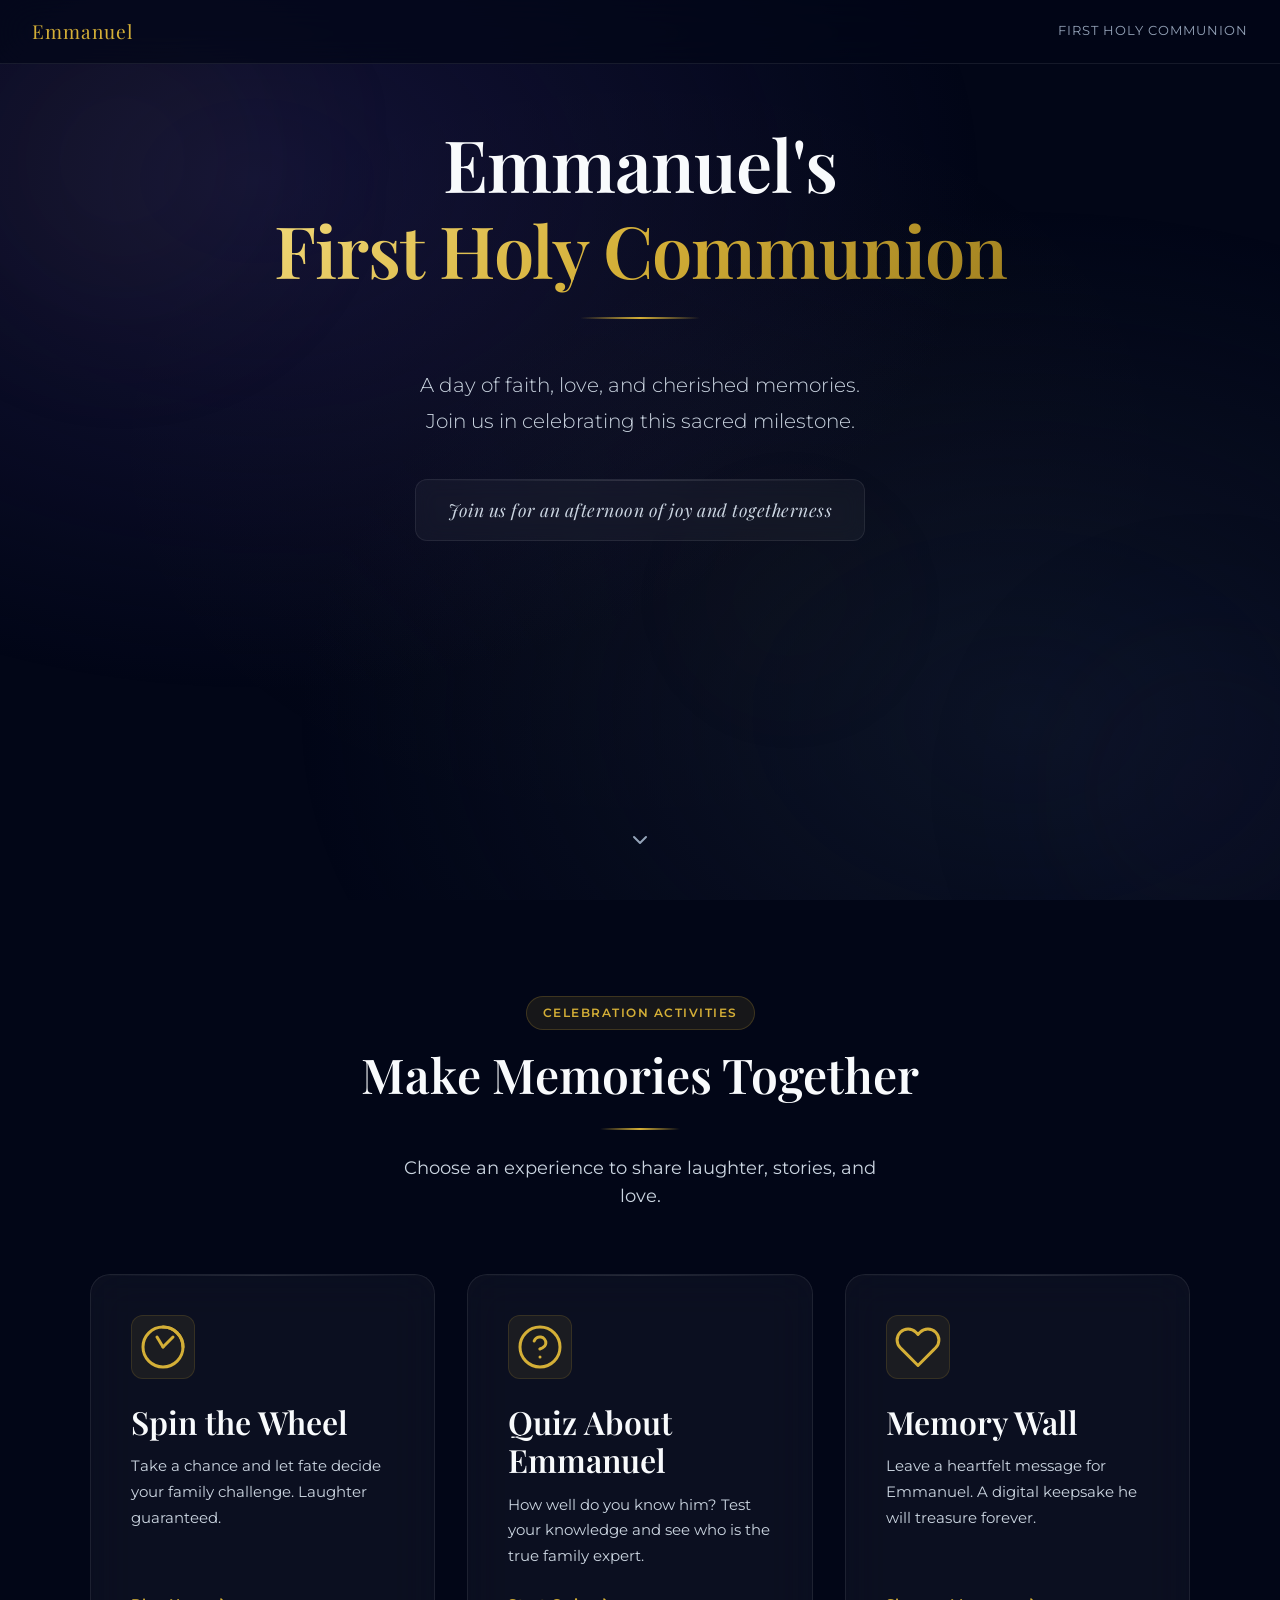
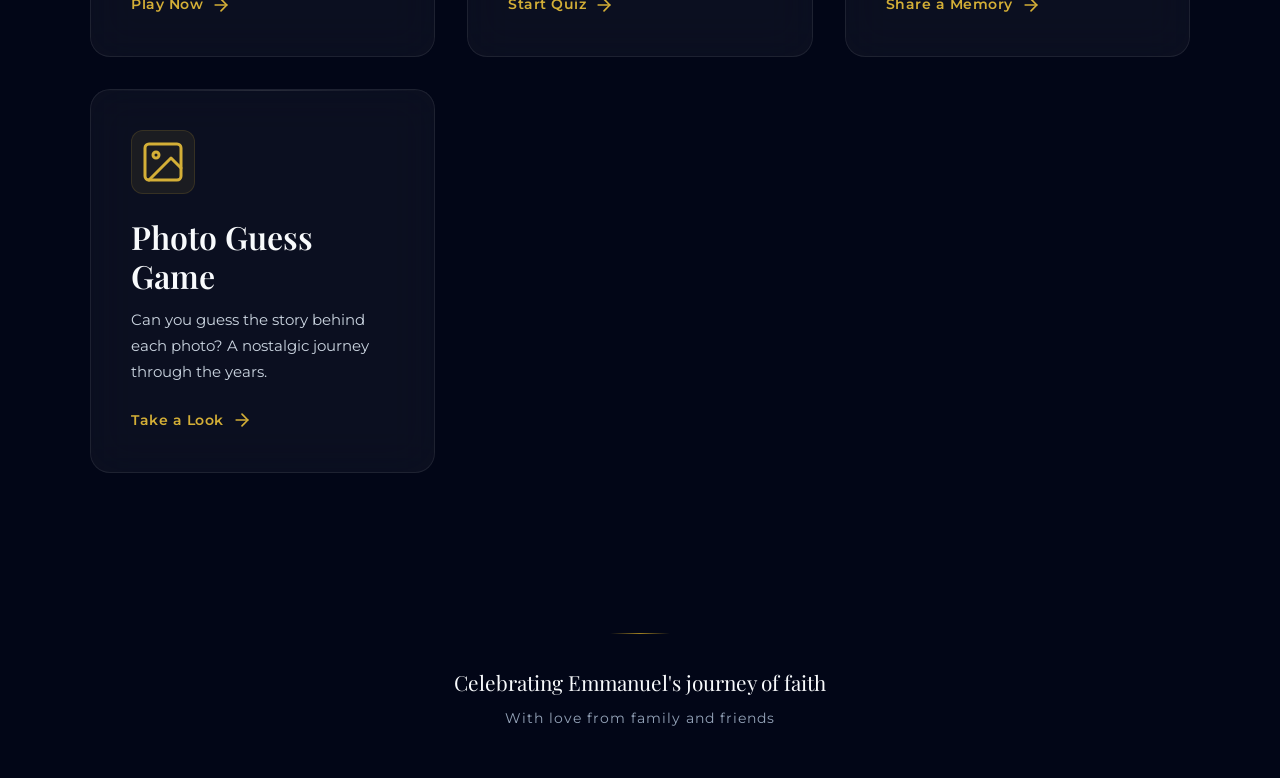
<file: index.html>
<!DOCTYPE html>
<html lang="en">
<head>
  <meta charset="UTF-8">
  <meta name="viewport" content="width=device-width, initial-scale=1.0">
  <title>Emmanuel's First Holy Communion</title>
  <link rel="preconnect" href="https://fonts.googleapis.com">
  <link rel="preconnect" href="https://fonts.gstatic.com" crossorigin>
  <link href="https://fonts.googleapis.com/css2?family=Montserrat:wght@300;400;500;600;700&family=Playfair+Display:ital,wght@0,400;0,600;0,700;1,400&display=swap" rel="stylesheet">
  <link rel="stylesheet" href="css/style.css">
  <link rel="stylesheet" href="css/animations.css">
  <link rel="stylesheet" href="css/home.css">
</head>
<body>
  <!-- Background Mesh -->
  <div class="bg-mesh">
    <div class="orb orb-1"></div>
    <div class="orb orb-2"></div>
    <div class="orb orb-3"></div>
  </div>

  <!-- Navigation -->
  <nav class="top-nav">
    <a href="index.html" class="logo">Emmanuel</a>
    <span style="color: var(--text-muted); font-size: 0.8rem; letter-spacing: 1px;">FIRST HOLY COMMUNION</span>
  </nav>

  <!-- Hero Section -->
  <section class="hero-section">
    <div class="hero-content text-center">

      <h1 class="hero-title animate-fade-in-up delay-2">
        Emmanuel's<br><span class="text-gold">First Holy Communion</span>
      </h1>
      <hr class="divider divider-wide animate-fade-in-up delay-3">
      <p class="hero-subtitle animate-fade-in-up delay-4">
        A day of faith, love, and cherished memories.<br>
        Join us in celebrating this sacred milestone.
      </p>

      <div class="hero-invite animate-fade-in-up delay-5">
        <span>Join us for an afternoon of joy and togetherness</span>
      </div>

      <div class="scroll-indicator animate-fade-in delay-6">
        <svg width="24" height="24" viewBox="0 0 24 24" fill="none" stroke="currentColor" stroke-width="2" stroke-linecap="round" stroke-linejoin="round"><polyline points="6 9 12 15 18 9"></polyline></svg>
      </div>

    </div>
  </section>

  <!-- Games Section -->
  <section class="games-section">
    <div class="container">
      <div class="section-header text-center reveal">
        <div class="label">Celebration Activities</div>
        <h2>Make Memories Together</h2>
        <hr class="divider">
        <p>Choose an experience to share laughter, stories, and love.</p>
      </div>

      <div class="games-grid">
        <!-- Card 1: Spin the Wheel -->
        <a href="pages/spin-wheel.html" class="game-card reveal" data-navigate>
          <div class="card-glow"></div>
          <div class="card-icon">
            <svg width="48" height="48" viewBox="0 0 24 24" fill="none" stroke="currentColor" stroke-width="1.5" stroke-linecap="round" stroke-linejoin="round"><circle cx="12" cy="12" r="10"></circle><path d="M12 2a10 10 0 0 1 10 10"></path><path d="M12 12l5-5"></path><path d="M12 12l-3-5"></path></svg>
          </div>
          <h3>Spin the Wheel</h3>
          <p>Take a chance and let fate decide your family challenge. Laughter guaranteed.</p>
          <div class="card-arrow">
            <span>Play Now</span>
            <svg width="20" height="20" viewBox="0 0 24 24" fill="none" stroke="currentColor" stroke-width="2" stroke-linecap="round" stroke-linejoin="round"><line x1="5" y1="12" x2="19" y2="12"></line><polyline points="12 5 19 12 12 19"></polyline></svg>
          </div>
        </a>

        <!-- Card 2: Quiz -->
        <a href="pages/quiz.html" class="game-card reveal" data-navigate>
          <div class="card-glow"></div>
          <div class="card-icon">
            <svg width="48" height="48" viewBox="0 0 24 24" fill="none" stroke="currentColor" stroke-width="1.5" stroke-linecap="round" stroke-linejoin="round"><circle cx="12" cy="12" r="10"></circle><path d="M9.09 9a3 3 0 0 1 5.83 1c0 2-3 3-3 3"></path><line x1="12" y1="17" x2="12.01" y2="17"></line></svg>
          </div>
          <h3>Quiz About Emmanuel</h3>
          <p>How well do you know him? Test your knowledge and see who is the true family expert.</p>
          <div class="card-arrow">
            <span>Start Quiz</span>
            <svg width="20" height="20" viewBox="0 0 24 24" fill="none" stroke="currentColor" stroke-width="2" stroke-linecap="round" stroke-linejoin="round"><line x1="5" y1="12" x2="19" y2="12"></line><polyline points="12 5 19 12 12 19"></polyline></svg>
          </div>
        </a>

        <!-- Card 3: Memory Wall -->
        <a href="pages/memory-wall.html" class="game-card reveal" data-navigate>
          <div class="card-glow"></div>
          <div class="card-icon">
            <svg width="48" height="48" viewBox="0 0 24 24" fill="none" stroke="currentColor" stroke-width="1.5" stroke-linecap="round" stroke-linejoin="round"><path d="M20.84 4.61a5.5 5.5 0 0 0-7.78 0L12 5.67l-1.06-1.06a5.5 5.5 0 0 0-7.78 7.78l1.06 1.06L12 21.23l7.78-7.78 1.06-1.06a5.5 5.5 0 0 0 0-7.78z"></path></svg>
          </div>
          <h3>Memory Wall</h3>
          <p>Leave a heartfelt message for Emmanuel. A digital keepsake he will treasure forever.</p>
          <div class="card-arrow">
            <span>Share a Memory</span>
            <svg width="20" height="20" viewBox="0 0 24 24" fill="none" stroke="currentColor" stroke-width="2" stroke-linecap="round" stroke-linejoin="round"><line x1="5" y1="12" x2="19" y2="12"></line><polyline points="12 5 19 12 12 19"></polyline></svg>
          </div>
        </a>

        <!-- Card 4: Photo Guess -->
        <a href="pages/photo-guess.html" class="game-card reveal" data-navigate>
          <div class="card-glow"></div>
          <div class="card-icon">
            <svg width="48" height="48" viewBox="0 0 24 24" fill="none" stroke="currentColor" stroke-width="1.5" stroke-linecap="round" stroke-linejoin="round"><rect x="3" y="3" width="18" height="18" rx="2" ry="2"></rect><circle cx="8.5" cy="8.5" r="1.5"></circle><polyline points="21 15 16 10 5 21"></polyline></svg>
          </div>
          <h3>Photo Guess Game</h3>
          <p>Can you guess the story behind each photo? A nostalgic journey through the years.</p>
          <div class="card-arrow">
            <span>Take a Look</span>
            <svg width="20" height="20" viewBox="0 0 24 24" fill="none" stroke="currentColor" stroke-width="2" stroke-linecap="round" stroke-linejoin="round"><line x1="5" y1="12" x2="19" y2="12"></line><polyline points="12 5 19 12 12 19"></polyline></svg>
          </div>
        </a>
      </div>

    </div>
  </section>

  <!-- Footer -->
  <footer class="site-footer">
    <div class="container text-center">
      <div class="footer-divider"></div>
      <p class="footer-text">Celebrating Emmanuel's journey of faith</p>
      <p class="footer-sub">With love from family and friends</p>
    </div>
  </footer>

  <!-- Page Transition -->
  <div class="page-transition" id="pageTransition"></div>

  <script src="js/main.js"></script>
</body>
</html>
</file>
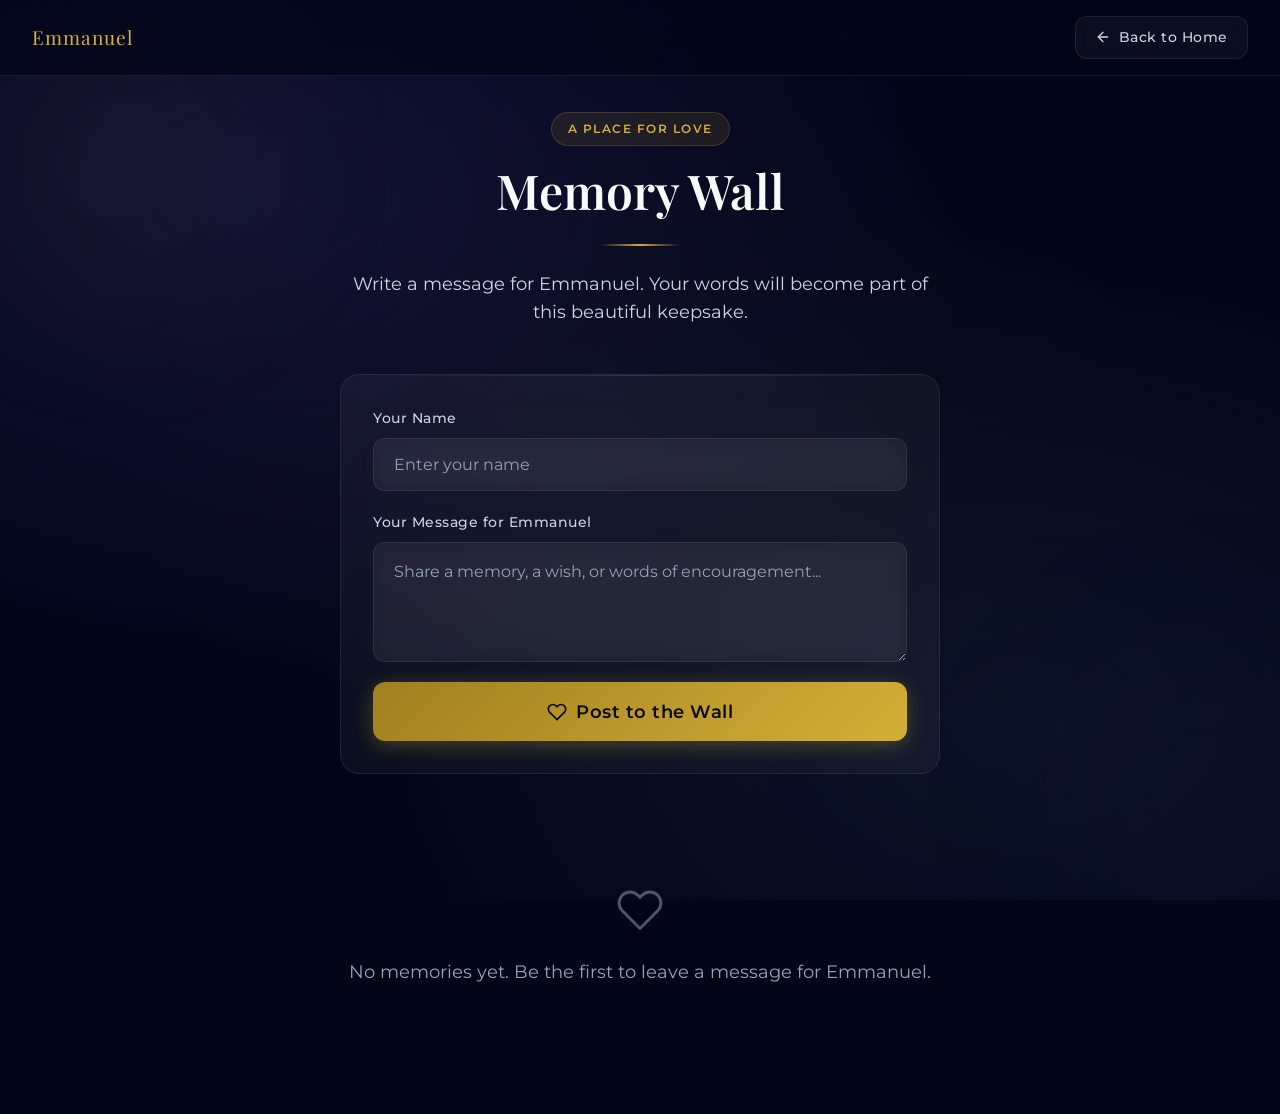
<file: memory-wall.html>
<!DOCTYPE html>
<html lang="en">
<head>
  <meta charset="UTF-8">
  <meta name="viewport" content="width=device-width, initial-scale=1.0">
  <title>Memory Wall | Emmanuel's Celebration</title>
  <link rel="preconnect" href="https://fonts.googleapis.com">
  <link rel="preconnect" href="https://fonts.gstatic.com" crossorigin>
  <link href="https://fonts.googleapis.com/css2?family=Montserrat:wght@300;400;500;600;700&family=Playfair+Display:ital,wght@0,400;0,600;0,700;1,400&display=swap" rel="stylesheet">
  <link rel="stylesheet" href="../css/style.css">
  <link rel="stylesheet" href="../css/animations.css">
  <link rel="stylesheet" href="../css/games.css">
</head>
<body>
  <div class="bg-mesh">
    <div class="orb orb-1"></div>
    <div class="orb orb-2"></div>
    <div class="orb orb-3"></div>
  </div>

  <nav class="top-nav">
    <a href="../index.html" class="logo">Emmanuel</a>
    <a href="../index.html" class="back-btn" data-navigate>
      <svg viewBox="0 0 24 24" fill="none" stroke="currentColor" stroke-width="2" stroke-linecap="round" stroke-linejoin="round"><line x1="19" y1="12" x2="5" y2="12"></line><polyline points="12 19 5 12 12 5"></polyline></svg>
      Back to Home
    </a>
  </nav>

  <section class="game-section">
    <div class="container">
      <div class="game-header text-center animate-fade-in-up">
        <div class="label">A Place for Love</div>
        <h2>Memory Wall</h2>
        <hr class="divider">
        <p>Write a message for Emmanuel. Your words will become part of this beautiful keepsake.</p>
      </div>

      <div class="memory-wall-container">
        <!-- Form -->
        <div class="memory-form-wrapper glass-card animate-fade-in-up delay-2">
          <form class="memory-form" id="memoryForm">
            <div class="form-group">
              <label for="memoryName">Your Name</label>
              <input type="text" id="memoryName" class="form-input" placeholder="Enter your name" required maxlength="50">
            </div>
            <div class="form-group">
              <label for="memoryMessage">Your Message for Emmanuel</label>
              <textarea id="memoryMessage" class="form-input" placeholder="Share a memory, a wish, or words of encouragement..." required maxlength="500"></textarea>
            </div>
            <button type="submit" class="btn btn-primary btn-lg">
              <svg width="20" height="20" viewBox="0 0 24 24" fill="none" stroke="currentColor" stroke-width="2" stroke-linecap="round" stroke-linejoin="round"><path d="M20.84 4.61a5.5 5.5 0 0 0-7.78 0L12 5.67l-1.06-1.06a5.5 5.5 0 0 0-7.78 7.78l1.06 1.06L12 21.23l7.78-7.78 1.06-1.06a5.5 5.5 0 0 0 0-7.78z"></path></svg>
              Post to the Wall
            </button>
          </form>
        </div>

        <!-- Wall -->
        <div class="memory-wall-grid" id="memoryWall">
          <div class="memory-empty" id="memoryEmpty">
            <svg width="48" height="48" viewBox="0 0 24 24" fill="none" stroke="currentColor" stroke-width="1.5" stroke-linecap="round" stroke-linejoin="round"><path d="M20.84 4.61a5.5 5.5 0 0 0-7.78 0L12 5.67l-1.06-1.06a5.5 5.5 0 0 0-7.78 7.78l1.06 1.06L12 21.23l7.78-7.78 1.06-1.06a5.5 5.5 0 0 0 0-7.78z"></path></svg>
            <p>No memories yet. Be the first to leave a message for Emmanuel.</p>
          </div>
        </div>
      </div>
    </div>
  </section>

  <div class="page-transition" id="pageTransition"></div>

  <script src="../js/main.js"></script>
  <script src="../js/memory-wall.js"></script>
</body>
</html>
</file>
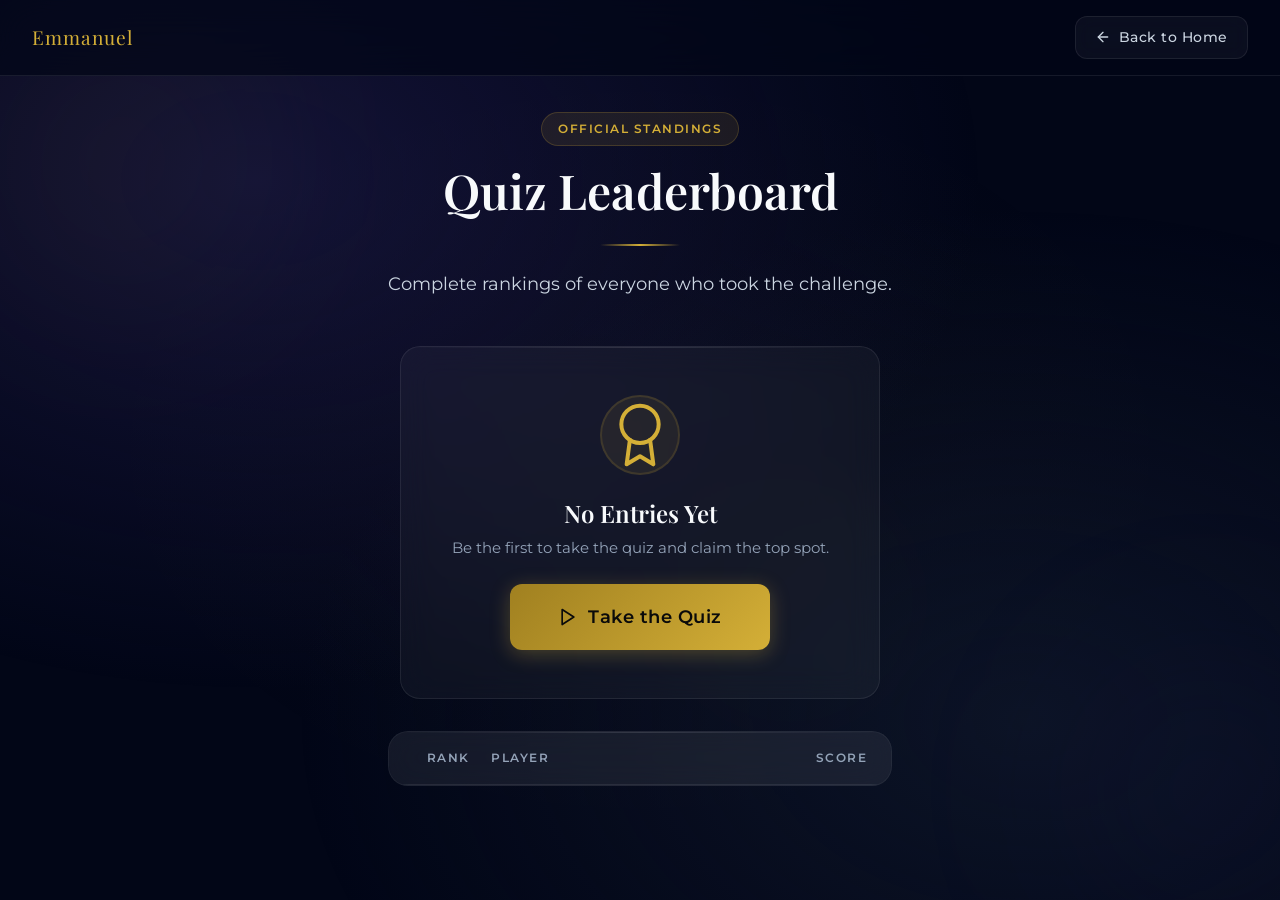
<file: pages/leaderboard.html>
<!DOCTYPE html>
<html lang="en">
<head>
  <meta charset="UTF-8">
  <meta name="viewport" content="width=device-width, initial-scale=1.0">
  <title>Quiz Leaderboard | Emmanuel's Celebration</title>
  <link rel="preconnect" href="https://fonts.googleapis.com">
  <link rel="preconnect" href="https://fonts.gstatic.com" crossorigin>
  <link href="https://fonts.googleapis.com/css2?family=Montserrat:wght@300;400;500;600;700&family=Playfair+Display:ital,wght@0,400;0,600;0,700;1,400&display=swap" rel="stylesheet">
  <link rel="stylesheet" href="../css/style.css">
  <link rel="stylesheet" href="../css/animations.css">
  <link rel="stylesheet" href="../css/games.css">
</head>
<body>
  <div class="bg-mesh">
    <div class="orb orb-1"></div>
    <div class="orb orb-2"></div>
    <div class="orb orb-3"></div>
  </div>

  <nav class="top-nav">
    <a href="../index.html" class="logo">Emmanuel</a>
    <a href="../index.html" class="back-btn" data-navigate>
      <svg viewBox="0 0 24 24" fill="none" stroke="currentColor" stroke-width="2" stroke-linecap="round" stroke-linejoin="round"><line x1="19" y1="12" x2="5" y2="12"></line><polyline points="12 19 5 12 12 5"></polyline></svg>
      Back to Home
    </a>
  </nav>

  <section class="game-section">
    <div class="container">
      <div class="game-header text-center animate-fade-in-up">
        <div class="label">Official Standings</div>
        <h2>Quiz Leaderboard</h2>
        <hr class="divider">
        <p>Complete rankings of everyone who took the challenge.</p>
      </div>

      <!-- Leaderboard Stats -->
      <div class="leaderboard-stats glass-card animate-fade-in-up delay-2" id="leaderboardStats">
        <div class="stat-item">
          <span class="stat-value" id="entryCount">0</span>
          <span class="stat-label">Players</span>
        </div>
        <div class="stat-divider"></div>
        <div class="stat-item">
          <span class="stat-value" id="topScore">0 / 10</span>
          <span class="stat-label">Top Score</span>
        </div>
      </div>

      <!-- Empty State -->
      <div class="leaderboard-empty-state glass-card animate-scale-in" id="leaderboardEmpty" style="display:none;">
        <div class="empty-icon">
          <svg width="64" height="64" viewBox="0 0 24 24" fill="none" stroke="currentColor" stroke-width="1.5" stroke-linecap="round" stroke-linejoin="round"><circle cx="12" cy="8" r="7"></circle><polyline points="8.21 13.89 7 23 12 20 17 23 15.79 13.88"></polyline></svg>
        </div>
        <h3 class="empty-title">No Entries Yet</h3>
        <p class="empty-message">Be the first to take the quiz and claim the top spot.</p>
        <a href="quiz.html" class="btn btn-primary btn-lg" data-navigate>
          <svg width="20" height="20" viewBox="0 0 24 24" fill="none" stroke="currentColor" stroke-width="2" stroke-linecap="round" stroke-linejoin="round"><polygon points="5 3 19 12 5 21 5 3"></polygon></svg>
          Take the Quiz
        </a>
      </div>

      <!-- Full Leaderboard List -->
      <div class="full-leaderboard-container glass-card animate-fade-in-up delay-2" id="fullLeaderboard">
        <div class="full-leaderboard-header">
          <span class="lb-header-rank">Rank</span>
          <span class="lb-header-name">Player</span>
          <span class="lb-header-score">Score</span>
        </div>
        <div class="full-leaderboard-list" id="fullLeaderboardList"></div>
      </div>

    </div>
  </section>

  <div class="page-transition" id="pageTransition"></div>

  <script src="../js/main.js"></script>
  <script src="../js/leaderboard.js"></script>
</body>
</html>
</file>
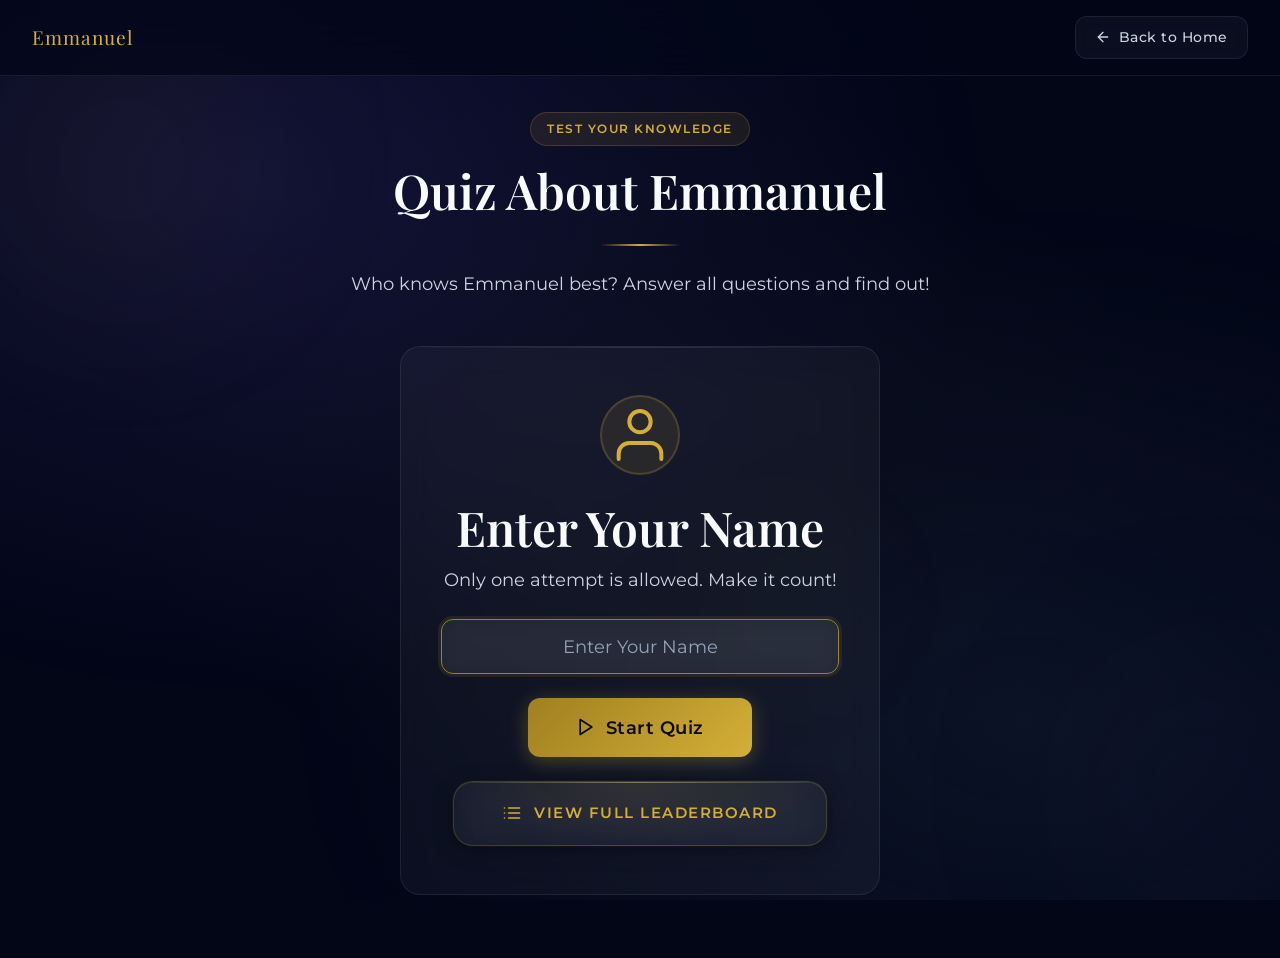
<file: pages/quiz.html>
<!DOCTYPE html>
<html lang="en">
<head>
  <meta charset="UTF-8">
  <meta name="viewport" content="width=device-width, initial-scale=1.0">
  <title>Quiz About Emmanuel | Celebration</title>
  <link rel="preconnect" href="https://fonts.googleapis.com">
  <link rel="preconnect" href="https://fonts.gstatic.com" crossorigin>
  <link href="https://fonts.googleapis.com/css2?family=Montserrat:wght@300;400;500;600;700&family=Playfair+Display:ital,wght@0,400;0,600;0,700;1,400&display=swap" rel="stylesheet">
  <link rel="stylesheet" href="../css/style.css">
  <link rel="stylesheet" href="../css/animations.css">
  <link rel="stylesheet" href="../css/games.css">
</head>
<body>
  <div class="bg-mesh">
    <div class="orb orb-1"></div>
    <div class="orb orb-2"></div>
    <div class="orb orb-3"></div>
  </div>

  <nav class="top-nav">
    <a href="../index.html" class="logo">Emmanuel</a>
    <a href="../index.html" class="back-btn" data-navigate>
      <svg viewBox="0 0 24 24" fill="none" stroke="currentColor" stroke-width="2" stroke-linecap="round" stroke-linejoin="round"><line x1="19" y1="12" x2="5" y2="12"></line><polyline points="12 19 5 12 12 5"></polyline></svg>
      Back to Home
    </a>
  </nav>

  <section class="game-section">
    <div class="container">
      <div class="game-header text-center animate-fade-in-up">
        <div class="label">Test Your Knowledge</div>
        <h2>Quiz About Emmanuel</h2>
        <hr class="divider">
        <p>Who knows Emmanuel best? Answer all questions and find out!</p>
      </div>

      <!-- Name Entry Screen -->
      <div class="name-entry-screen" id="nameEntryScreen">
        <div class="name-entry-card glass-card animate-scale-in">
          <div class="result-icon">
            <svg width="64" height="64" viewBox="0 0 24 24" fill="none" stroke="currentColor" stroke-width="1.5" stroke-linecap="round" stroke-linejoin="round"><path d="M20 21v-2a4 4 0 0 0-4-4H8a4 4 0 0 0-4 4v2"></path><circle cx="12" cy="7" r="4"></circle></svg>
          </div>
          <h2 class="result-title">Enter Your Name</h2>
          <p class="result-message">Only one attempt is allowed. Make it count!</p>
          <div class="form-group name-input-group">
            <input type="text" class="form-input" id="playerNameInput" placeholder="Enter Your Name" maxlength="30" autocomplete="off">
            <p class="input-error" id="nameError">Please enter a valid name (2-30 characters).</p>
          </div>
          <button class="btn btn-primary btn-lg" id="startQuizBtn">
            <svg width="20" height="20" viewBox="0 0 24 24" fill="none" stroke="currentColor" stroke-width="2" stroke-linecap="round" stroke-linejoin="round"><polygon points="5 3 19 12 5 21 5 3"></polygon></svg>
            Start Quiz
          </button>
          <a href="leaderboard.html" class="view-leaderboard-link" data-navigate>
            <svg width="16" height="16" viewBox="0 0 24 24" fill="none" stroke="currentColor" stroke-width="2" stroke-linecap="round" stroke-linejoin="round"><line x1="8" y1="6" x2="21" y2="6"></line><line x1="8" y1="12" x2="21" y2="12"></line><line x1="8" y1="18" x2="21" y2="18"></line><line x1="3" y1="6" x2="3.01" y2="6"></line><line x1="3" y1="12" x2="3.01" y2="12"></line><line x1="3" y1="18" x2="3.01" y2="18"></line></svg>
            View Full Leaderboard
          </a>
        </div>
      </div>

      <!-- Already Played Screen -->
      <div class="already-played-screen" id="alreadyPlayedScreen" style="display:none;">
        <div class="result-card glass-card animate-scale-in">
          <div class="result-icon">
            <svg width="64" height="64" viewBox="0 0 24 24" fill="none" stroke="currentColor" stroke-width="1.5" stroke-linecap="round" stroke-linejoin="round"><circle cx="12" cy="8" r="7"></circle><polyline points="8.21 13.89 7 23 12 20 17 23 15.79 13.88"></polyline></svg>
          </div>
          <h2 class="result-title">Quiz Completed</h2>
          <div class="result-score" id="playedScore">0 / 10</div>
          <p class="result-message" id="playedMessage">You have already taken the quiz.</p>
          <div class="result-rank" id="playedRankBadge">Rank</div>
          <div class="personal-rank-display" id="playedPersonalRank">Your Rank: #1</div>
          <a href="leaderboard.html" class="view-leaderboard-link" data-navigate>
            <svg width="16" height="16" viewBox="0 0 24 24" fill="none" stroke="currentColor" stroke-width="2" stroke-linecap="round" stroke-linejoin="round"><line x1="8" y1="6" x2="21" y2="6"></line><line x1="8" y1="12" x2="21" y2="12"></line><line x1="8" y1="18" x2="21" y2="18"></line><line x1="3" y1="6" x2="3.01" y2="6"></line><line x1="3" y1="12" x2="3.01" y2="12"></line><line x1="3" y1="18" x2="3.01" y2="18"></line></svg>
            View Full Leaderboard
          </a>
        </div>

        <!-- Leaderboard for Already Played -->
        <div class="leaderboard-section glass-card animate-fade-in-up delay-2" id="playedLeaderboard">
          <h3 class="leaderboard-title">Top 10 Leaderboard</h3>
          <div class="leaderboard-list" id="playedLeaderboardList"></div>
          <div class="personal-rank-outside" id="playedPersonalRankOutside"></div>
        </div>

        <!-- Answer Review for Already Played -->
        <div class="quiz-review glass-card animate-fade-in-up delay-3" id="playedReview">
          <h3 class="review-title">Your Answers</h3>
          <div class="review-list" id="playedReviewList"></div>
        </div>
      </div>

      <!-- Quiz Container -->
      <div class="quiz-container" id="quizContainer" style="display:none;">
        <!-- Progress Bar -->
        <div class="quiz-progress">
          <div class="progress-bar">
            <div class="progress-fill" id="progressFill"></div>
          </div>
          <span class="progress-text" id="progressText">Question 1 of 10</span>
        </div>

        <!-- Question Card -->
        <div class="question-card glass-card" id="questionCard">
          <h3 class="question-text" id="questionText">Loading question...</h3>
          <div class="answers-grid" id="answersGrid"></div>
        </div>
      </div>

      <!-- Result Screen -->
      <div class="result-screen" id="resultScreen" style="display:none;">
        <div class="result-card glass-card animate-scale-in">
          <div class="result-icon">
            <svg width="64" height="64" viewBox="0 0 24 24" fill="none" stroke="currentColor" stroke-width="1.5" stroke-linecap="round" stroke-linejoin="round"><circle cx="12" cy="8" r="7"></circle><polyline points="8.21 13.89 7 23 12 20 17 23 15.79 13.88"></polyline></svg>
          </div>
          <h2 class="result-title">Quiz Complete!</h2>
          <div class="result-score" id="resultScore">0 / 10</div>
          <p class="result-message" id="resultMessage">Message here</p>
          <div class="result-rank" id="resultRank">Rank</div>
          <div class="personal-rank-display" id="personalRankDisplay">Your Rank: #1</div>
          <a href="leaderboard.html" class="view-leaderboard-link" data-navigate>
            <svg width="16" height="16" viewBox="0 0 24 24" fill="none" stroke="currentColor" stroke-width="2" stroke-linecap="round" stroke-linejoin="round"><line x1="8" y1="6" x2="21" y2="6"></line><line x1="8" y1="12" x2="21" y2="12"></line><line x1="8" y1="18" x2="21" y2="18"></line><line x1="3" y1="6" x2="3.01" y2="6"></line><line x1="3" y1="12" x2="3.01" y2="12"></line><line x1="3" y1="18" x2="3.01" y2="18"></line></svg>
            View Full Leaderboard
          </a>
        </div>

        <!-- Answer Review -->
        <div class="quiz-review glass-card animate-fade-in-up delay-2" id="quizReview">
          <h3 class="review-title">Correct Answers Review</h3>
          <div class="review-list" id="reviewList"></div>
        </div>

        <!-- Leaderboard -->
        <div class="leaderboard-section glass-card animate-fade-in-up delay-3" id="leaderboardSection">
          <h3 class="leaderboard-title">Top 10 Leaderboard</h3>
          <div class="leaderboard-list" id="leaderboardList"></div>
          <div class="personal-rank-outside" id="personalRankOutside"></div>
        </div>
      </div>
    </div>
  </section>

  <div class="page-transition" id="pageTransition"></div>

  <script src="../js/main.js"></script>
  <script src="../js/quiz.js"></script>
</body>
</html>
</file>
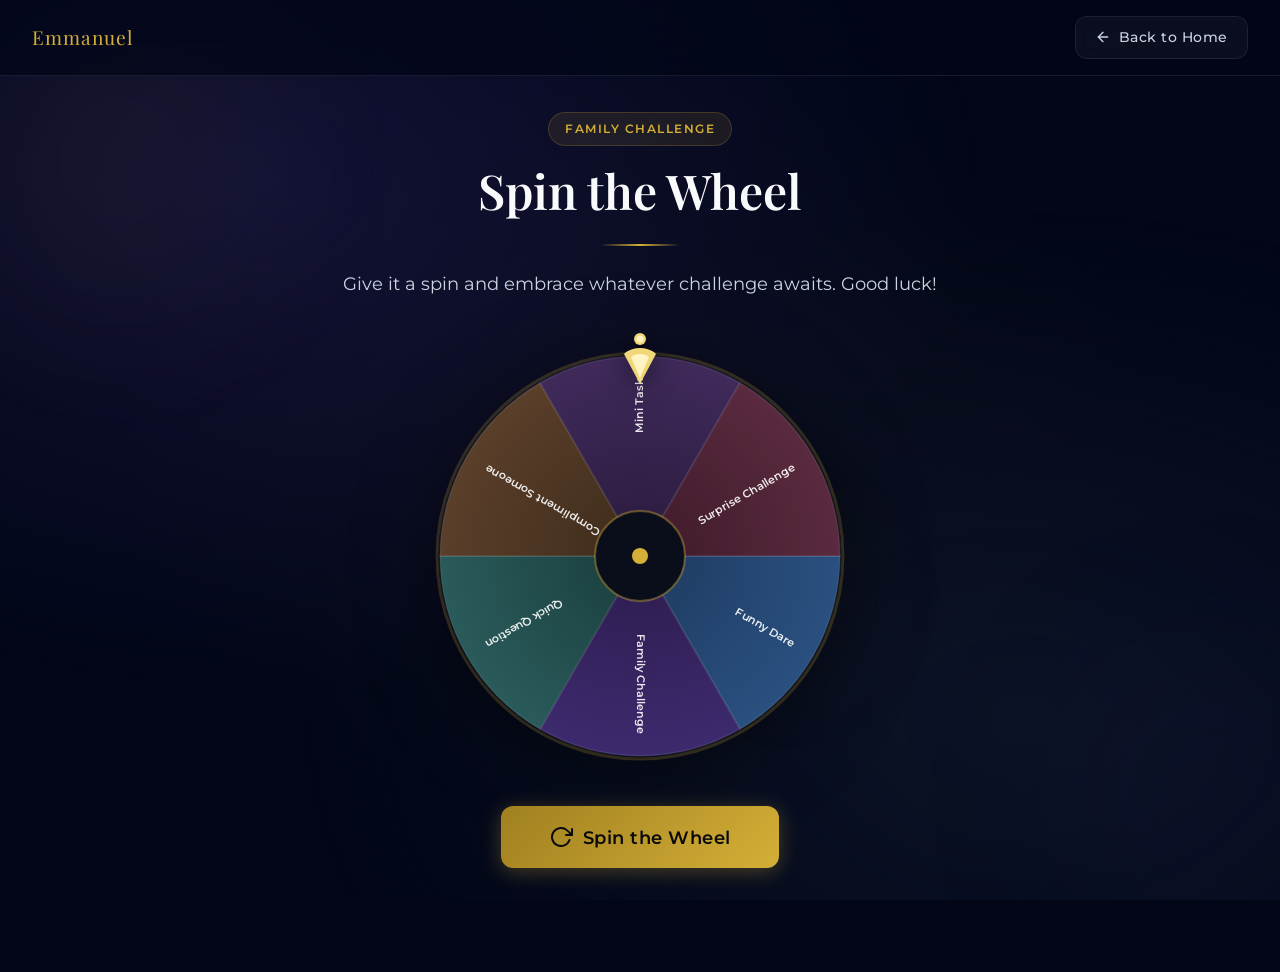
<file: pages/spin-wheel.html>
<!DOCTYPE html>
<html lang="en">
<head>
  <meta charset="UTF-8">
  <meta name="viewport" content="width=device-width, initial-scale=1.0">
  <title>Spin the Wheel | Emmanuel's Celebration</title>
  <link rel="preconnect" href="https://fonts.googleapis.com">
  <link rel="preconnect" href="https://fonts.gstatic.com" crossorigin>
  <link href="https://fonts.googleapis.com/css2?family=Montserrat:wght@300;400;500;600;700&family=Playfair+Display:ital,wght@0,400;0,600;0,700;1,400&display=swap" rel="stylesheet">
  <link rel="stylesheet" href="../css/style.css">
  <link rel="stylesheet" href="../css/animations.css">
  <link rel="stylesheet" href="../css/games.css">
</head>
<body>
  <div class="bg-mesh">
    <div class="orb orb-1"></div>
    <div class="orb orb-2"></div>
    <div class="orb orb-3"></div>
  </div>

  <nav class="top-nav">
    <a href="../index.html" class="logo">Emmanuel</a>
    <a href="../index.html" class="back-btn" data-navigate>
      <svg viewBox="0 0 24 24" fill="none" stroke="currentColor" stroke-width="2" stroke-linecap="round" stroke-linejoin="round"><line x1="19" y1="12" x2="5" y2="12"></line><polyline points="12 19 5 12 12 5"></polyline></svg>
      Back to Home
    </a>
  </nav>

  <section class="game-section">
    <div class="container">
      <div class="game-header text-center animate-fade-in-up">
        <div class="label">Family Challenge</div>
        <h2>Spin the Wheel</h2>
        <hr class="divider">
        <p>Give it a spin and embrace whatever challenge awaits. Good luck!</p>
      </div>

      <div class="wheel-container animate-scale-in delay-2">
        <div class="wheel-wrapper">
          <canvas id="wheelCanvas" width="500" height="500"></canvas>
          <div class="wheel-pointer">
            <svg width="32" height="52" viewBox="0 0 32 52" fill="none">
              <!-- Top jewel/pivot circle -->
              <circle cx="16" cy="7" r="6" fill="url(#goldBody)"/>
              <circle cx="16" cy="7" r="3.5" fill="url(#goldHighlight)"/>
              <!-- Elegant teardrop pointer body -->
              <path d="M16 52L0 22C0 22 5 16 16 16C27 16 32 22 32 22L16 52Z" fill="url(#goldBody)"/>
              <!-- Inner shine for depth -->
              <path d="M16 46L7 25C7 25 10 22 16 22C22 22 25 25 25 25L16 46Z" fill="url(#goldHighlight)"/>
              <!-- Center ridge highlight -->
              <path d="M16 50L16 22" stroke="rgba(255,255,255,0.25)" stroke-width="1" stroke-linecap="round"/>
              <defs>
                <linearGradient id="goldBody" x1="16" y1="0" x2="16" y2="52">
                  <stop offset="0%" stop-color="#f0d878"/>
                  <stop offset="40%" stop-color="#d4af37"/>
                  <stop offset="100%" stop-color="#7a6015"/>
                </linearGradient>
                <linearGradient id="goldHighlight" x1="16" y1="0" x2="16" y2="46">
                  <stop offset="0%" stop-color="#fff4c2"/>
                  <stop offset="100%" stop-color="#d4af37"/>
                </linearGradient>
              </defs>
            </svg>
          </div>
        </div>

        <button class="btn btn-primary btn-lg spin-btn" id="spinBtn">
          <svg width="24" height="24" viewBox="0 0 24 24" fill="none" stroke="currentColor" stroke-width="2" stroke-linecap="round" stroke-linejoin="round"><polyline points="23 4 23 10 17 10"></polyline><path d="M20.49 15a9 9 0 1 1-2.12-9.36L23 10"></path></svg>
          Spin the Wheel
        </button>
      </div>
    </div>
  </section>

  <!-- Result Modal -->
  <div class="modal-overlay" id="resultModal">
    <div class="modal-content glass-card animate-pop">
      <div class="modal-category" id="modalCategory">Category</div>
      <h3 class="modal-title" id="modalTitle">Challenge</h3>
      <p class="modal-desc" id="modalDesc">Description goes here.</p>
      <button class="btn btn-primary" id="closeModal">
        <svg width="20" height="20" viewBox="0 0 24 24" fill="none" stroke="currentColor" stroke-width="2" stroke-linecap="round" stroke-linejoin="round"><polyline points="20 6 9 17 4 12"></polyline></svg>
        Accept Challenge
      </button>
    </div>
  </div>

  <div class="page-transition" id="pageTransition"></div>

  <script src="../js/main.js"></script>
  <script src="../js/spin-wheel.js"></script>
</body>
</html>
</file>
<file: css/style.css>
/* ============================================
   EMMANUEL'S FIRST HOLY COMMUNION
   Premium Event Website - Global Styles
   ============================================ */

/* ---- CSS Variables ---- */
:root {
  --bg-deep: #020617;
  --bg-mid: #0f172a;
  --bg-light: #1e1b4b;
  --gold: #d4af37;
  --gold-light: #f0d878;
  --gold-dark: #a08020;
  --text-primary: #f8fafc;
  --text-secondary: #cbd5e1;
  --text-muted: #94a3b8;
  --glass-bg: rgba(255, 255, 255, 0.04);
  --glass-border: rgba(255, 255, 255, 0.08);
  --glass-highlight: rgba(255, 255, 255, 0.12);
  --shadow-sm: 0 2px 8px rgba(0, 0, 0, 0.3);
  --shadow-md: 0 8px 32px rgba(0, 0, 0, 0.4);
  --shadow-lg: 0 16px 64px rgba(0, 0, 0, 0.5);
  --radius-sm: 12px;
  --radius-md: 20px;
  --radius-lg: 28px;
  --transition-fast: 0.2s ease;
  --transition-base: 0.4s cubic-bezier(0.4, 0, 0.2, 1);
  --transition-slow: 0.6s cubic-bezier(0.4, 0, 0.2, 1);
}

/* ---- Reset & Base ---- */
*, *::before, *::after {
  margin: 0;
  padding: 0;
  box-sizing: border-box;
}

html {
  scroll-behavior: smooth;
  font-size: 16px;
}

body {
  font-family: 'Montserrat', sans-serif;
  background: var(--bg-deep);
  color: var(--text-primary);
  min-height: 100vh;
  overflow-x: hidden;
  line-height: 1.6;
  -webkit-font-smoothing: antialiased;
}

/* ---- Animated Background ---- */
body::before {
  content: '';
  position: fixed;
  top: 0;
  left: 0;
  width: 100%;
  height: 100%;
  background:
    radial-gradient(ellipse at 20% 20%, rgba(30, 27, 75, 0.6) 0%, transparent 50%),
    radial-gradient(ellipse at 80% 80%, rgba(15, 23, 42, 0.8) 0%, transparent 50%),
    radial-gradient(ellipse at 50% 50%, rgba(212, 175, 55, 0.03) 0%, transparent 60%);
  z-index: -2;
  pointer-events: none;
}

.bg-mesh {
  position: fixed;
  top: 0;
  left: 0;
  width: 100%;
  height: 100%;
  z-index: -1;
  pointer-events: none;
  overflow: hidden;
}

.bg-mesh .orb {
  position: absolute;
  border-radius: 50%;
  filter: blur(80px);
  opacity: 0.4;
  animation: orbFloat 20s ease-in-out infinite;
}

.bg-mesh .orb-1 {
  width: 500px;
  height: 500px;
  background: radial-gradient(circle, rgba(212, 175, 55, 0.15), transparent 70%);
  top: -10%;
  left: -10%;
  animation-delay: 0s;
}

.bg-mesh .orb-2 {
  width: 400px;
  height: 400px;
  background: radial-gradient(circle, rgba(30, 27, 75, 0.5), transparent 70%);
  bottom: -10%;
  right: -10%;
  animation-delay: -7s;
}

.bg-mesh .orb-3 {
  width: 300px;
  height: 300px;
  background: radial-gradient(circle, rgba(212, 175, 55, 0.08), transparent 70%);
  top: 50%;
  left: 50%;
  animation-delay: -14s;
}

/* ---- Typography ---- */
h1, h2, h3, h4 {
  font-family: 'Playfair Display', serif;
  font-weight: 600;
  line-height: 1.2;
}

h1 {
  font-size: clamp(2.5rem, 6vw, 4.5rem);
}

h2 {
  font-size: clamp(1.8rem, 4vw, 3rem);
}

h3 {
  font-size: clamp(1.3rem, 3vw, 2rem);
}

p {
  font-size: clamp(0.95rem, 1.5vw, 1.1rem);
  color: var(--text-secondary);
}

/* ---- Navigation ---- */
.top-nav {
  position: fixed;
  top: 0;
  left: 0;
  width: 100%;
  padding: 1rem 2rem;
  display: flex;
  justify-content: space-between;
  align-items: center;
  z-index: 100;
  background: rgba(2, 6, 23, 0.7);
  backdrop-filter: blur(20px);
  border-bottom: 1px solid var(--glass-border);
  transition: var(--transition-base);
}

.top-nav .logo {
  font-family: 'Playfair Display', serif;
  font-size: 1.2rem;
  color: var(--gold);
  text-decoration: none;
  letter-spacing: 1px;
  transition: var(--transition-fast);
}

.top-nav .logo:hover {
  color: var(--gold-light);
}

.top-nav .back-btn {
  display: inline-flex;
  align-items: center;
  gap: 0.5rem;
  padding: 0.6rem 1.2rem;
  border-radius: var(--radius-sm);
  border: 1px solid var(--glass-border);
  background: var(--glass-bg);
  color: var(--text-secondary);
  text-decoration: none;
  font-size: 0.85rem;
  font-weight: 500;
  letter-spacing: 0.5px;
  transition: var(--transition-base);
  backdrop-filter: blur(10px);
}

.top-nav .back-btn:hover {
  background: var(--glass-highlight);
  border-color: var(--gold-dark);
  color: var(--text-primary);
  transform: translateX(-3px);
}

.top-nav .back-btn svg {
  width: 16px;
  height: 16px;
  transition: var(--transition-fast);
}

.top-nav .back-btn:hover svg {
  transform: translateX(-3px);
}

/* ---- Layout ---- */
.container {
  max-width: 1200px;
  margin: 0 auto;
  padding: 0 1.5rem;
}

.section {
  min-height: 100vh;
  display: flex;
  flex-direction: column;
  justify-content: center;
  align-items: center;
  padding: 6rem 1.5rem 4rem;
  position: relative;
}

/* ---- Glass Card ---- */
.glass-card {
  background: var(--glass-bg);
  backdrop-filter: blur(16px);
  -webkit-backdrop-filter: blur(16px);
  border: 1px solid var(--glass-border);
  border-radius: var(--radius-md);
  padding: 2rem;
  transition: var(--transition-base);
  position: relative;
  overflow: hidden;
}

.glass-card::before {
  content: '';
  position: absolute;
  top: 0;
  left: 0;
  right: 0;
  height: 1px;
  background: linear-gradient(90deg, transparent, var(--glass-highlight), transparent);
}

.glass-card:hover {
  background: rgba(255, 255, 255, 0.07);
  border-color: var(--glass-highlight);
  transform: translateY(-8px);
  box-shadow: var(--shadow-lg);
}

/* ---- Buttons ---- */
.btn {
  display: inline-flex;
  align-items: center;
  justify-content: center;
  gap: 0.6rem;
  padding: 1rem 2.5rem;
  border-radius: var(--radius-sm);
  font-family: 'Montserrat', sans-serif;
  font-size: 0.95rem;
  font-weight: 600;
  letter-spacing: 0.5px;
  text-decoration: none;
  cursor: pointer;
  border: none;
  outline: none;
  transition: var(--transition-base);
  position: relative;
  overflow: hidden;
}

.btn-primary {
  background: linear-gradient(135deg, var(--gold-dark), var(--gold));
  color: #0a0a0a;
  box-shadow: 0 4px 20px rgba(212, 175, 55, 0.3);
}

.btn-primary:hover {
  transform: translateY(-3px);
  box-shadow: 0 8px 30px rgba(212, 175, 55, 0.4);
  filter: brightness(1.1);
}

.btn-primary:active {
  transform: translateY(-1px);
}

.btn-secondary {
  background: var(--glass-bg);
  color: var(--text-primary);
  border: 1px solid var(--glass-border);
  backdrop-filter: blur(10px);
}

.btn-secondary:hover {
  background: var(--glass-highlight);
  border-color: var(--gold-dark);
}

.btn-lg {
  padding: 1.2rem 3rem;
  font-size: 1.1rem;
}

/* ---- Premium Divider ---- */
.divider {
  width: 80px;
  height: 2px;
  background: linear-gradient(90deg, transparent, var(--gold), transparent);
  margin: 1.5rem auto;
  border: none;
}

.divider-wide {
  width: 120px;
}

/* ---- Labels / Badges ---- */
.label {
  display: inline-block;
  padding: 0.4rem 1rem;
  border-radius: 100px;
  font-size: 0.75rem;
  font-weight: 600;
  letter-spacing: 1.5px;
  text-transform: uppercase;
  background: rgba(212, 175, 55, 0.1);
  color: var(--gold);
  border: 1px solid rgba(212, 175, 55, 0.2);
}

/* ---- Page Transition Overlay ---- */
.page-transition {
  position: fixed;
  top: 0;
  left: 0;
  width: 100%;
  height: 100%;
  background: var(--bg-deep);
  z-index: 9999;
  pointer-events: none;
  opacity: 0;
  transition: opacity 0.5s ease;
}

.page-transition.active {
  opacity: 1;
  pointer-events: all;
}

/* ---- Scrollbar ---- */
::-webkit-scrollbar {
  width: 8px;
}

::-webkit-scrollbar-track {
  background: var(--bg-deep);
}

::-webkit-scrollbar-thumb {
  background: var(--gold-dark);
  border-radius: 4px;
}

::-webkit-scrollbar-thumb:hover {
  background: var(--gold);
}

/* ---- Selection ---- */
::selection {
  background: rgba(212, 175, 55, 0.3);
  color: var(--text-primary);
}

/* ---- Utility ---- */
.text-center { text-align: center; }
.text-gold { color: var(--gold); }
.mt-1 { margin-top: 0.5rem; }
.mt-2 { margin-top: 1rem; }
.mt-3 { margin-top: 1.5rem; }
.mt-4 { margin-top: 2rem; }
.mb-1 { margin-bottom: 0.5rem; }
.mb-2 { margin-bottom: 1rem; }
.mb-3 { margin-bottom: 1.5rem; }
.mb-4 { margin-bottom: 2rem; }

/* ---- Responsive ---- */
@media (max-width: 768px) {
  .top-nav {
    padding: 0.8rem 1rem;
  }

  .top-nav .logo {
    font-size: 1rem;
  }

  .section {
    padding: 5rem 1rem 3rem;
  }

  .glass-card {
    padding: 1.5rem;
  }
}
</file>
<file: css/animations.css>
/* ============================================
   ANIMATIONS
   ============================================ */

@keyframes orbFloat {
  0%, 100% {
    transform: translate(0, 0) scale(1);
  }
  25% {
    transform: translate(30px, -30px) scale(1.05);
  }
  50% {
    transform: translate(-20px, 20px) scale(0.95);
  }
  75% {
    transform: translate(20px, 10px) scale(1.02);
  }
}

@keyframes fadeInUp {
  from {
    opacity: 0;
    transform: translateY(40px);
  }
  to {
    opacity: 1;
    transform: translateY(0);
  }
}

@keyframes fadeIn {
  from { opacity: 0; }
  to { opacity: 1; }
}

@keyframes scaleIn {
  from {
    opacity: 0;
    transform: scale(0.9);
  }
  to {
    opacity: 1;
    transform: scale(1);
  }
}

@keyframes slideInLeft {
  from {
    opacity: 0;
    transform: translateX(-40px);
  }
  to {
    opacity: 1;
    transform: translateX(0);
  }
}

@keyframes slideInRight {
  from {
    opacity: 0;
    transform: translateX(40px);
  }
  to {
    opacity: 1;
    transform: translateX(0);
  }
}

@keyframes shimmer {
  0% {
    background-position: -200% center;
  }
  100% {
    background-position: 200% center;
  }
}

@keyframes pulse-gold {
  0%, 100% {
    box-shadow: 0 0 0 0 rgba(212, 175, 55, 0.4);
  }
  50% {
    box-shadow: 0 0 20px 10px rgba(212, 175, 55, 0);
  }
}

@keyframes float {
  0%, 100% {
    transform: translateY(0);
  }
  50% {
    transform: translateY(-10px);
  }
}

@keyframes spin {
  from { transform: rotate(0deg); }
  to { transform: rotate(360deg); }
}

@keyframes popIn {
  0% {
    opacity: 0;
    transform: scale(0.5);
  }
  70% {
    transform: scale(1.05);
  }
  100% {
    opacity: 1;
    transform: scale(1);
  }
}

@keyframes confettiFall {
  0% {
    opacity: 1;
    transform: translateY(-10vh) rotate(0deg);
  }
  100% {
    opacity: 0;
    transform: translateY(100vh) rotate(720deg);
  }
}

/* ---- Animation Utilities ---- */
.animate-fade-in {
  animation: fadeIn 0.8s ease forwards;
}

.animate-fade-in-up {
  opacity: 0;
  animation: fadeInUp 0.8s ease forwards;
}

.animate-scale-in {
  opacity: 0;
  animation: scaleIn 0.6s ease forwards;
}

.animate-slide-left {
  opacity: 0;
  animation: slideInLeft 0.7s ease forwards;
}

.animate-slide-right {
  opacity: 0;
  animation: slideInRight 0.7s ease forwards;
}

.animate-pop {
  animation: popIn 0.5s ease forwards;
}

/* ---- Stagger Delays ---- */
.delay-1 { animation-delay: 0.1s; }
.delay-2 { animation-delay: 0.2s; }
.delay-3 { animation-delay: 0.3s; }
.delay-4 { animation-delay: 0.4s; }
.delay-5 { animation-delay: 0.5s; }
.delay-6 { animation-delay: 0.6s; }
.delay-7 { animation-delay: 0.7s; }
.delay-8 { animation-delay: 0.8s; }

/* ---- Scroll Reveal Base ---- */
.reveal {
  opacity: 0;
  transform: translateY(30px);
  transition: opacity 0.8s ease, transform 0.8s ease;
}

.reveal.visible {
  opacity: 1;
  transform: translateY(0);
}

/* ---- Shimmer Effect ---- */
.shimmer {
  background: linear-gradient(
    90deg,
    rgba(255,255,255,0) 0%,
    rgba(255,255,255,0.05) 50%,
    rgba(255,255,255,0) 100%
  );
  background-size: 200% 100%;
  animation: shimmer 3s infinite;
}

/* ---- Pulse Animation ---- */
.pulse-gold {
  animation: pulse-gold 2s infinite;
}

/* ---- Float Animation ---- */
.float {
  animation: float 4s ease-in-out infinite;
}
</file>
<file: css/home.css>
/* ============================================
   HOME PAGE STYLES
   ============================================ */

/* ---- Hero Section ---- */
.hero-section {
  min-height: 100vh;
  display: flex;
  flex-direction: column;
  justify-content: center;
  align-items: center;
  position: relative;
  padding: 6rem 1.5rem 2rem;
}

.hero-content {
  max-width: 800px;
  z-index: 1;
  display: flex;
  flex-direction: column;
  align-items: center;
  justify-content: center;
  flex: 1;
  width: 100%;
}

.hero-title {
  margin-top: 1.5rem;
  letter-spacing: -1px;
}

.hero-title .text-gold {
  background: linear-gradient(135deg, var(--gold-light), var(--gold), var(--gold-dark));
  -webkit-background-clip: text;
  -webkit-text-fill-color: transparent;
  background-clip: text;
}

.hero-subtitle {
  margin-top: 1.5rem;
  font-size: clamp(1rem, 2vw, 1.25rem);
  font-weight: 300;
  line-height: 1.8;
  max-width: 600px;
  margin-left: auto;
  margin-right: auto;
}

.hero-date {
  margin-top: 2.5rem;
  display: inline-flex;
  align-items: center;
  gap: 0.75rem;
  padding: 0.8rem 1.5rem;
  background: var(--glass-bg);
  border: 1px solid var(--glass-border);
  border-radius: var(--radius-sm);
  color: var(--text-secondary);
  font-size: 0.9rem;
  backdrop-filter: blur(10px);
}

.hero-date svg {
  color: var(--gold);
  flex-shrink: 0;
}

.hero-invite {
  margin-top: 2.5rem;
  display: inline-flex;
  align-items: center;
  padding: 1rem 2rem;
  background: var(--glass-bg);
  border: 1px solid var(--glass-border);
  border-radius: var(--radius-sm);
  backdrop-filter: blur(10px);
  -webkit-backdrop-filter: blur(10px);
  position: relative;
  overflow: hidden;
}

.hero-invite::before {
  content: '';
  position: absolute;
  top: 0;
  left: 0;
  right: 0;
  height: 1px;
  background: linear-gradient(90deg, transparent, var(--glass-highlight), transparent);
}

.hero-invite span {
  font-family: 'Playfair Display', serif;
  font-style: italic;
  font-size: clamp(0.95rem, 2vw, 1.1rem);
  color: var(--text-secondary);
  letter-spacing: 0.5px;
}

/* Scroll Indicator */
.scroll-indicator {
  margin-top: auto;
  display: flex;
  flex-direction: column;
  align-items: center;
  color: var(--text-muted);
  animation: float 3s ease-in-out infinite;
  padding-bottom: 1rem;
}

.scroll-indicator svg {
  animation: float 3s ease-in-out infinite;
  animation-delay: 0.5s;
}

/* ---- Games Section ---- */
.games-section {
  padding: 6rem 1.5rem;
  position: relative;
}

.section-header {
  margin-bottom: 4rem;
}

.section-header h2 {
  margin-top: 1rem;
}

.section-header p {
  margin-top: 0.75rem;
  max-width: 500px;
  margin-left: auto;
  margin-right: auto;
}

/* ---- Games Grid ---- */
.games-grid {
  display: grid;
  grid-template-columns: repeat(auto-fit, minmax(280px, 1fr));
  gap: 2rem;
  max-width: 1100px;
  margin: 0 auto;
}

/* ---- Game Card ---- */
.game-card {
  display: flex;
  flex-direction: column;
  background: var(--glass-bg);
  backdrop-filter: blur(20px);
  -webkit-backdrop-filter: blur(20px);
  border: 1px solid var(--glass-border);
  border-radius: var(--radius-md);
  padding: 2.5rem;
  text-decoration: none;
  color: inherit;
  position: relative;
  overflow: hidden;
  transition: transform 0.5s cubic-bezier(0.4, 0, 0.2, 1),
              box-shadow 0.5s cubic-bezier(0.4, 0, 0.2, 1),
              border-color 0.4s ease;
  cursor: pointer;
}

.game-card::before {
  content: '';
  position: absolute;
  top: 0;
  left: 0;
  right: 0;
  height: 1px;
  background: linear-gradient(90deg, transparent, var(--glass-highlight), transparent);
}

.card-glow {
  position: absolute;
  top: 50%;
  left: 50%;
  width: 200px;
  height: 200px;
  background: radial-gradient(circle, rgba(212, 175, 55, 0.08), transparent 70%);
  transform: translate(-50%, -50%);
  opacity: 0;
  transition: opacity 0.5s ease;
  pointer-events: none;
}

.game-card:hover {
  transform: translateY(-10px);
  border-color: rgba(212, 175, 55, 0.2);
  box-shadow: 0 20px 60px rgba(0, 0, 0, 0.5), 0 0 40px rgba(212, 175, 55, 0.05);
}

.game-card:hover .card-glow {
  opacity: 1;
}

.card-icon {
  width: 64px;
  height: 64px;
  display: flex;
  align-items: center;
  justify-content: center;
  border-radius: var(--radius-sm);
  background: rgba(212, 175, 55, 0.08);
  border: 1px solid rgba(212, 175, 55, 0.15);
  color: var(--gold);
  margin-bottom: 1.5rem;
  transition: transform 0.4s ease, background 0.4s ease;
}

.game-card:hover .card-icon {
  transform: scale(1.1) rotate(-5deg);
  background: rgba(212, 175, 55, 0.12);
}

.game-card h3 {
  color: var(--text-primary);
  margin-bottom: 0.75rem;
  transition: color 0.3s ease;
}

.game-card:hover h3 {
  color: var(--gold-light);
}

.game-card p {
  font-size: 0.95rem;
  line-height: 1.7;
  flex-grow: 1;
  margin-bottom: 1.5rem;
}

.card-arrow {
  display: inline-flex;
  align-items: center;
  gap: 0.5rem;
  color: var(--gold);
  font-size: 0.9rem;
  font-weight: 600;
  letter-spacing: 0.5px;
  transition: gap 0.3s ease;
}

.game-card:hover .card-arrow {
  gap: 0.75rem;
}

.card-arrow svg {
  transition: transform 0.3s ease;
}

.game-card:hover .card-arrow svg {
  transform: translateX(4px);
}

/* ---- Footer ---- */
.site-footer {
  padding: 4rem 1.5rem 3rem;
}

.footer-divider {
  width: 60px;
  height: 1px;
  background: linear-gradient(90deg, transparent, var(--gold-dark), transparent);
  margin: 0 auto 2rem;
}

.footer-text {
  font-family: 'Playfair Display', serif;
  font-size: 1.3rem;
  color: var(--text-primary);
  margin-bottom: 0.5rem;
}

.footer-sub {
  font-size: 0.9rem;
  color: var(--text-muted);
  letter-spacing: 1px;
}

/* ---- Responsive ---- */
@media (max-width: 768px) {
  .hero-section {
    padding-top: 5rem;
  }

  .games-grid {
    grid-template-columns: 1fr;
    gap: 1.5rem;
  }

  .game-card {
    padding: 2rem;
  }

  .scroll-indicator {
    display: none;
  }
}


/* ============================================
   HOME PAGE STYLES
   ============================================ */

/* ---- Hero Section ---- */
.hero-section {
  min-height: 100vh;
  display: flex;
  flex-direction: column;
  justify-content: center;
  align-items: center;
  position: relative;
  padding: 6rem 1.5rem 2rem;
}

.hero-content {
  max-width: 800px;
  z-index: 1;
  display: flex;
  flex-direction: column;
  align-items: center;
  justify-content: center;
  flex: 1;
  width: 100%;
}

.hero-title {
  margin-top: 1.5rem;
  letter-spacing: -1px;
}

.hero-title .text-gold {
  background: linear-gradient(135deg, var(--gold-light), var(--gold), var(--gold-dark));
  -webkit-background-clip: text;
  -webkit-text-fill-color: transparent;
  background-clip: text;
}

.hero-subtitle {
  margin-top: 1.5rem;
  font-size: clamp(1rem, 2vw, 1.25rem);
  font-weight: 300;
  line-height: 1.8;
  max-width: 600px;
  margin-left: auto;
  margin-right: auto;
}

.hero-date {
  margin-top: 2.5rem;
  display: inline-flex;
  align-items: center;
  gap: 0.75rem;
  padding: 0.8rem 1.5rem;
  background: var(--glass-bg);
  border: 1px solid var(--glass-border);
  border-radius: var(--radius-sm);
  color: var(--text-secondary);
  font-size: 0.9rem;
  backdrop-filter: blur(10px);
}

.hero-date svg {
  color: var(--gold);
  flex-shrink: 0;
}

.hero-invite {
  margin-top: 2.5rem;
  display: inline-flex;
  align-items: center;
  padding: 1rem 2rem;
  background: var(--glass-bg);
  border: 1px solid var(--glass-border);
  border-radius: var(--radius-sm);
  backdrop-filter: blur(10px);
  -webkit-backdrop-filter: blur(10px);
  position: relative;
  overflow: hidden;
}

.hero-invite::before {
  content: '';
  position: absolute;
  top: 0;
  left: 0;
  right: 0;
  height: 1px;
  background: linear-gradient(90deg, transparent, var(--glass-highlight), transparent);
}

.hero-invite span {
  font-family: 'Playfair Display', serif;
  font-style: italic;
  font-size: clamp(0.95rem, 2vw, 1.1rem);
  color: var(--text-secondary);
  letter-spacing: 0.5px;
}

/* Scroll Indicator */
.scroll-indicator {
  margin-top: auto;
  display: flex;
  flex-direction: column;
  align-items: center;
  color: var(--text-muted);
  animation: float 3s ease-in-out infinite;
  padding-bottom: 1rem;
}

.scroll-indicator svg {
  animation: float 3s ease-in-out infinite;
  animation-delay: 0.5s;
}

/* ---- Games Section ---- */
.games-section {
  padding: 6rem 1.5rem;
  position: relative;
}

.section-header {
  margin-bottom: 4rem;
}

.section-header h2 {
  margin-top: 1rem;
}

.section-header p {
  margin-top: 0.75rem;
  max-width: 500px;
  margin-left: auto;
  margin-right: auto;
}

/* ---- Games Grid ---- */
.games-grid {
  display: grid;
  grid-template-columns: repeat(auto-fit, minmax(280px, 1fr));
  gap: 2rem;
  max-width: 1100px;
  margin: 0 auto;
}

/* ---- Game Card ---- */
.game-card {
  display: flex;
  flex-direction: column;
  background: var(--glass-bg);
  backdrop-filter: blur(20px);
  -webkit-backdrop-filter: blur(20px);
  border: 1px solid var(--glass-border);
  border-radius: var(--radius-md);
  padding: 2.5rem;
  text-decoration: none;
  color: inherit;
  position: relative;
  overflow: hidden;
  transition: transform 0.5s cubic-bezier(0.4, 0, 0.2, 1),
              box-shadow 0.5s cubic-bezier(0.4, 0, 0.2, 1),
              border-color 0.4s ease;
  cursor: pointer;
}

.game-card::before {
  content: '';
  position: absolute;
  top: 0;
  left: 0;
  right: 0;
  height: 1px;
  background: linear-gradient(90deg, transparent, var(--glass-highlight), transparent);
}

.card-glow {
  position: absolute;
  top: 50%;
  left: 50%;
  width: 200px;
  height: 200px;
  background: radial-gradient(circle, rgba(212, 175, 55, 0.08), transparent 70%);
  transform: translate(-50%, -50%);
  opacity: 0;
  transition: opacity 0.5s ease;
  pointer-events: none;
}

.game-card:hover {
  transform: translateY(-10px);
  border-color: rgba(212, 175, 55, 0.2);
  box-shadow: 0 20px 60px rgba(0, 0, 0, 0.5), 0 0 40px rgba(212, 175, 55, 0.05);
}

.game-card:hover .card-glow {
  opacity: 1;
}

.card-icon {
  width: 64px;
  height: 64px;
  display: flex;
  align-items: center;
  justify-content: center;
  border-radius: var(--radius-sm);
  background: rgba(212, 175, 55, 0.08);
  border: 1px solid rgba(212, 175, 55, 0.15);
  color: var(--gold);
  margin-bottom: 1.5rem;
  transition: transform 0.4s ease, background 0.4s ease;
}

.game-card:hover .card-icon {
  transform: scale(1.1) rotate(-5deg);
  background: rgba(212, 175, 55, 0.12);
}

.game-card h3 {
  color: var(--text-primary);
  margin-bottom: 0.75rem;
  transition: color 0.3s ease;
}

.game-card:hover h3 {
  color: var(--gold-light);
}

.game-card p {
  font-size: 0.95rem;
  line-height: 1.7;
  flex-grow: 1;
  margin-bottom: 1.5rem;
}

.card-arrow {
  display: inline-flex;
  align-items: center;
  gap: 0.5rem;
  color: var(--gold);
  font-size: 0.9rem;
  font-weight: 600;
  letter-spacing: 0.5px;
  transition: gap 0.3s ease;
}

.game-card:hover .card-arrow {
  gap: 0.75rem;
}

.card-arrow svg {
  transition: transform 0.3s ease;
}

.game-card:hover .card-arrow svg {
  transform: translateX(4px);
}

/* ---- Footer ---- */
.site-footer {
  padding: 4rem 1.5rem 3rem;
}

.footer-divider {
  width: 60px;
  height: 1px;
  background: linear-gradient(90deg, transparent, var(--gold-dark), transparent);
  margin: 0 auto 2rem;
}

.footer-text {
  font-family: 'Playfair Display', serif;
  font-size: 1.3rem;
  color: var(--text-primary);
  margin-bottom: 0.5rem;
}

.footer-sub {
  font-size: 0.9rem;
  color: var(--text-muted);
  letter-spacing: 1px;
}

/* ---- Responsive ---- */
@media (max-width: 768px) {
  .hero-section {
    padding-top: 5rem;
  }

  .games-grid {
    grid-template-columns: 1fr;
    gap: 1.5rem;
  }

  .game-card {
    padding: 2rem;
  }

  .scroll-indicator {
    display: none;
  }
}
</file>
<file: css/games.css>
/* ============================================
   SHARED GAME STYLES
   ============================================ */

/* ---- Game Section Layout ---- */
.game-section {
  min-height: 100vh;
  padding: 7rem 1.5rem 4rem;
  display: flex;
  flex-direction: column;
  align-items: center;
}

.game-header {
  margin: 0 auto 3rem;
  max-width: 600px;
}

.game-header h2 {
  margin-top: 1rem;
}

.game-header p {
  margin-top: 0.75rem;
}

/* ---- Modal Overlay ---- */
.modal-overlay {
  position: fixed;
  top: 0;
  left: 0;
  width: 100%;
  height: 100%;
  background: rgba(2, 6, 23, 0.85);
  backdrop-filter: blur(10px);
  display: flex;
  align-items: center;
  justify-content: center;
  z-index: 200;
  opacity: 0;
  pointer-events: none;
  transition: opacity 0.4s ease;
  padding: 1.5rem;
}

.modal-overlay.active {
  opacity: 1;
  pointer-events: all;
}

.modal-content {
  max-width: 480px;
  width: 100%;
  text-align: center;
  padding: 3rem;
  transform: scale(0.9);
  transition: transform 0.4s cubic-bezier(0.4, 0, 0.2, 1);
}

.modal-overlay.active .modal-content {
  transform: scale(1);
}

.modal-category {
  font-size: 0.8rem;
  font-weight: 700;
  letter-spacing: 2px;
  text-transform: uppercase;
  margin-bottom: 1rem;
}

.modal-title {
  font-size: 1.5rem;
  margin-bottom: 1rem;
  line-height: 1.4;
}

.modal-desc {
  color: var(--text-secondary);
  margin-bottom: 2rem;
  line-height: 1.7;
}

/* ============================================
   SPIN THE WHEEL
   ============================================ */

.wheel-container {
  display: flex;
  flex-direction: column;
  align-items: center;
  gap: 2.5rem;
  width: 100%;
  max-width: 600px;
}

.wheel-wrapper {
  position: relative;
  display: flex;
  justify-content: center;
  align-items: center;
}

#wheelCanvas {
  max-width: 100%;
  height: auto;
  filter: drop-shadow(0 10px 40px rgba(0, 0, 0, 0.5));
}

.wheel-pointer {
  position: absolute;
  top: -14px;
  left: 50%;
  transform: translateX(-50%);
  z-index: 10;
  filter: drop-shadow(0 4px 12px rgba(0, 0, 0, 0.5));
}

.spin-btn {
  min-width: 220px;
}

.spin-btn:disabled {
  cursor: not-allowed;
}

/* ============================================
   QUIZ GAME
   ============================================ */

.quiz-container {
  max-width: 700px;
  width: 100%;
  margin: 0 auto;
}

.quiz-progress {
  margin-bottom: 2rem;
}

.progress-bar {
  width: 100%;
  height: 6px;
  background: var(--glass-bg);
  border-radius: 100px;
  overflow: hidden;
  margin-bottom: 0.75rem;
  border: 1px solid var(--glass-border);
}

.progress-fill {
  height: 100%;
  background: linear-gradient(90deg, var(--gold-dark), var(--gold));
  border-radius: 100px;
  transition: width 0.5s cubic-bezier(0.4, 0, 0.2, 1);
  width: 0%;
}

.progress-text {
  font-size: 0.85rem;
  color: var(--text-muted);
  letter-spacing: 0.5px;
}

.question-card {
  padding: 2.5rem;
  transition: opacity 0.3s ease, transform 0.3s ease;
}

.question-text {
  font-size: 1.4rem;
  margin-bottom: 2rem;
  text-align: center;
  line-height: 1.5;
}

.answers-grid {
  display: grid;
  grid-template-columns: 1fr;
  gap: 1rem;
}

.answer-btn {
  display: flex;
  align-items: center;
  gap: 1rem;
  padding: 1.2rem 1.5rem;
  background: var(--glass-bg);
  border: 1px solid var(--glass-border);
  border-radius: var(--radius-sm);
  color: var(--text-primary);
  font-family: 'Montserrat', sans-serif;
  font-size: 1rem;
  cursor: pointer;
  transition: all 0.3s ease;
  text-align: left;
  backdrop-filter: blur(10px);
}

.answer-btn:hover:not(:disabled) {
  background: var(--glass-highlight);
  border-color: var(--gold-dark);
  transform: translateX(5px);
}

.answer-btn:disabled {
  cursor: default;
}

.answer-letter {
  width: 36px;
  height: 36px;
  display: flex;
  align-items: center;
  justify-content: center;
  border-radius: 50%;
  background: rgba(212, 175, 55, 0.1);
  border: 1px solid rgba(212, 175, 55, 0.2);
  color: var(--gold);
  font-weight: 700;
  font-size: 0.9rem;
  flex-shrink: 0;
}

.answer-btn.correct {
  background: rgba(34, 197, 94, 0.1);
  border-color: rgba(34, 197, 94, 0.4);
}

.answer-btn.correct .answer-letter {
  background: rgba(34, 197, 94, 0.2);
  border-color: rgba(34, 197, 94, 0.4);
  color: #4ade80;
}

.answer-btn.wrong {
  background: rgba(239, 68, 68, 0.1);
  border-color: rgba(239, 68, 68, 0.4);
}

.answer-btn.wrong .answer-letter {
  background: rgba(239, 68, 68, 0.2);
  border-color: rgba(239, 68, 68, 0.4);
  color: #f87171;
}

/* Result Screen */
.result-screen {
  max-width: 600px;
  margin: 0 auto;
  width: 100%;
}

.result-card {
  text-align: center;
  padding: 3rem;
}

.result-icon {
  width: 80px;
  height: 80px;
  margin: 0 auto 1.5rem;
  display: flex;
  align-items: center;
  justify-content: center;
  border-radius: 50%;
  background: rgba(212, 175, 55, 0.1);
  border: 2px solid rgba(212, 175, 55, 0.2);
  color: var(--gold);
}

.result-title {
  margin-bottom: 0.5rem;
}

.result-score {
  font-family: 'Playfair Display', serif;
  font-size: 3rem;
  color: var(--gold);
  margin: 1rem 0;
}

.result-message {
  font-size: 1.1rem;
  line-height: 1.7;
  margin-bottom: 1rem;
  max-width: 450px;
  margin-left: auto;
  margin-right: auto;
}

.result-rank {
  display: inline-block;
  padding: 0.5rem 1.5rem;
  background: rgba(212, 175, 55, 0.1);
  border: 1px solid rgba(212, 175, 55, 0.2);
  border-radius: 100px;
  color: var(--gold);
  font-size: 0.9rem;
  font-weight: 600;
  letter-spacing: 1px;
  margin-bottom: 2rem;
}

/* ============================================
   MEMORY WALL
   ============================================ */

.memory-wall-container {
  max-width: 1000px;
  width: 100%;
  margin: 0 auto;
}

.memory-form-wrapper {
  max-width: 600px;
  margin: 0 auto 3rem;
}

.memory-form {
  display: flex;
  flex-direction: column;
  gap: 1.25rem;
}

.form-group {
  display: flex;
  flex-direction: column;
  gap: 0.5rem;
}

.form-group label {
  font-size: 0.9rem;
  font-weight: 500;
  color: var(--text-secondary);
  letter-spacing: 0.5px;
}

.form-input {
  padding: 1rem 1.25rem;
  background: var(--glass-bg);
  border: 1px solid var(--glass-border);
  border-radius: var(--radius-sm);
  color: var(--text-primary);
  font-family: 'Montserrat', sans-serif;
  font-size: 1rem;
  outline: none;
  transition: all 0.3s ease;
  backdrop-filter: blur(10px);
}

.form-input:focus {
  border-color: var(--gold-dark);
  background: rgba(255, 255, 255, 0.06);
  box-shadow: 0 0 0 3px rgba(212, 175, 55, 0.1);
}

.form-input::placeholder {
  color: var(--text-muted);
}

textarea.form-input {
  min-height: 120px;
  resize: vertical;
  line-height: 1.6;
}

.memory-wall-grid {
  display: grid;
  grid-template-columns: repeat(auto-fill, minmax(300px, 1fr));
  gap: 1.5rem;
}

.memory-card {
  background: var(--glass-bg);
  backdrop-filter: blur(16px);
  border: 1px solid var(--glass-border);
  border-radius: var(--radius-md);
  padding: 1.75rem;
  position: relative;
  overflow: hidden;
  transition: all 0.4s cubic-bezier(0.4, 0, 0.2, 1);
  animation: popIn 0.5s ease forwards;
}

.memory-card::before {
  content: '';
  position: absolute;
  top: 0;
  left: 0;
  right: 0;
  height: 3px;
  background: linear-gradient(90deg, var(--gold-dark), var(--gold), var(--gold-dark));
  opacity: 0.5;
}

.memory-card:hover {
  transform: translateY(-5px);
  border-color: var(--glass-highlight);
  box-shadow: var(--shadow-md);
}

.memory-card-header {
  display: flex;
  align-items: center;
  gap: 0.75rem;
  margin-bottom: 1rem;
}

.memory-avatar {
  width: 40px;
  height: 40px;
  border-radius: 50%;
  background: linear-gradient(135deg, var(--gold-dark), var(--gold));
  display: flex;
  align-items: center;
  justify-content: center;
  font-weight: 700;
  font-size: 0.9rem;
  color: #0a0a0a;
  flex-shrink: 0;
}

.memory-author {
  font-weight: 600;
  color: var(--text-primary);
  font-size: 1rem;
}

.memory-date {
  font-size: 0.75rem;
  color: var(--text-muted);
  margin-top: 0.1rem;
}

.memory-text {
  color: var(--text-secondary);
  line-height: 1.7;
  font-size: 0.95rem;
  font-family: 'Playfair Display', serif;
  font-style: italic;
}

.memory-empty {
  text-align: center;
  padding: 4rem 2rem;
  grid-column: 1 / -1;
}

.memory-empty svg {
  color: var(--text-muted);
  margin-bottom: 1rem;
  opacity: 0.5;
}

.memory-empty p {
  color: var(--text-muted);
}

/* ============================================
   PHOTO GUESS GAME
   ============================================ */

.photo-game-container {
  max-width: 700px;
  width: 100%;
  margin: 0 auto;
}

.photo-card {
  background: var(--glass-bg);
  backdrop-filter: blur(16px);
  border: 1px solid var(--glass-border);
  border-radius: var(--radius-md);
  overflow: hidden;
  margin-bottom: 2rem;
  transition: all 0.4s ease;
}

.photo-display {
  position: relative;
  width: 100%;
  aspect-ratio: 4 / 3;
  background: linear-gradient(135deg, #0f172a, #1e1b4b);
  display: flex;
  align-items: center;
  justify-content: center;
  overflow: hidden;
}

.photo-display img {
  width: 100%;
  height: 100%;
  object-fit: cover;
  transition: transform 0.6s ease;
}

.photo-placeholder {
  display: flex;
  flex-direction: column;
  align-items: center;
  gap: 1rem;
  color: var(--text-muted);
  padding: 2rem;
  text-align: center;
}

.photo-placeholder svg {
  opacity: 0.5;
}

.photo-overlay {
  position: absolute;
  top: 0;
  left: 0;
  width: 100%;
  height: 100%;
  background: rgba(2, 6, 23, 0.92);
  display: flex;
  flex-direction: column;
  align-items: center;
  justify-content: center;
  gap: 1.5rem;
  opacity: 0;
  pointer-events: none;
  transition: opacity 0.4s ease;
  padding: 2rem;
}

.photo-overlay.active {
  opacity: 1;
  pointer-events: all;
}

.photo-question {
  padding: 1.5rem 2rem;
}

.photo-question h3 {
  font-size: 1.2rem;
  margin-bottom: 1.25rem;
  text-align: center;
}

.guess-input-group {
  display: flex;
  gap: 0.75rem;
  margin-bottom: 1rem;
}

.guess-input-group .form-input {
  flex-grow: 1;
}

.photo-answer {
  text-align: center;
  padding: 1.5rem;
}

.answer-reveal {
  font-family: 'Playfair Display', serif;
  font-size: 1.5rem;
  color: var(--gold-light);
  margin-bottom: 0.75rem;
}

.answer-story {
  color: var(--text-secondary);
  line-height: 1.7;
  max-width: 500px;
  margin: 0 auto;
}

.photo-nav {
  display: flex;
  align-items: center;
  justify-content: center;
  gap: 1.5rem;
  padding: 0 1.5rem 1.5rem;
}

.photo-counter {
  font-size: 0.9rem;
  color: var(--text-muted);
  min-width: 80px;
  text-align: center;
}

.nav-arrow {
  width: 48px;
  height: 48px;
  display: flex;
  align-items: center;
  justify-content: center;
  border-radius: 50%;
  background: var(--glass-bg);
  border: 1px solid var(--glass-border);
  color: var(--text-secondary);
  cursor: pointer;
  transition: all 0.3s ease;
}

.nav-arrow:hover {
  background: var(--glass-highlight);
  border-color: var(--gold-dark);
  color: var(--text-primary);
  transform: scale(1.1);
}

.nav-arrow:disabled {
  opacity: 0.4;
  cursor: not-allowed;
  transform: none;
}

/* ============================================
   QUIZ LEADERBOARD SYSTEM
   ============================================ */

/* Name Entry Screen */
.name-entry-screen {
  max-width: 480px;
  margin: 0 auto;
  width: 100%;
}

.name-entry-card {
  text-align: center;
  padding: 3rem 2.5rem;
}

.name-input-group {
  margin: 1.5rem 0;
  text-align: left;
}

.name-input-group .form-input {
  width: 100%;
  text-align: center;
  font-size: 1.1rem;
}

.input-error {
  color: #f87171;
  font-size: 0.85rem;
  margin-top: 0.5rem;
  display: none;
  text-align: center;
  letter-spacing: 0.3px;
}

/* Already Played Screen */
.already-played-screen {
  max-width: 700px;
  margin: 0 auto;
  width: 100%;
}

.already-played-screen .result-card {
  margin-bottom: 1.5rem;
}

/* Personal Rank Display */
.personal-rank-display {
  font-family: 'Playfair Display', serif;
  font-size: 1.5rem;
  color: var(--gold-light);
  margin-top: 1rem;
  letter-spacing: 0.5px;
}

/* Answer Review */
.quiz-review {
  max-width: 700px;
  margin: 1.5rem auto 0;
  width: 100%;
  padding: 2rem;
}

.review-title {
  font-family: 'Playfair Display', serif;
  font-size: 1.3rem;
  margin-bottom: 1.5rem;
  text-align: center;
  color: var(--text-primary);
}

.review-list {
  display: flex;
  flex-direction: column;
  gap: 1rem;
}

.review-item {
  background: var(--glass-bg);
  border: 1px solid var(--glass-border);
  border-radius: var(--radius-sm);
  padding: 1.25rem;
  transition: var(--transition-base);
}

.review-item:hover {
  background: rgba(255, 255, 255, 0.06);
}

.review-header {
  display: flex;
  align-items: center;
  justify-content: space-between;
  margin-bottom: 0.75rem;
}

.review-number {
  width: 28px;
  height: 28px;
  display: flex;
  align-items: center;
  justify-content: center;
  border-radius: 50%;
  background: rgba(212, 175, 55, 0.1);
  border: 1px solid rgba(212, 175, 55, 0.2);
  color: var(--gold);
  font-weight: 700;
  font-size: 0.8rem;
}

.review-status {
  font-size: 0.8rem;
  font-weight: 600;
  letter-spacing: 0.5px;
  text-transform: uppercase;
}

.review-correct .review-status {
  color: #4ade80;
}

.review-wrong .review-status {
  color: #f87171;
}

.review-question {
  font-weight: 600;
  margin-bottom: 0.75rem;
  line-height: 1.5;
}

.review-answers {
  display: flex;
  flex-direction: column;
  gap: 0.4rem;
}

.review-label {
  font-size: 0.8rem;
  color: var(--text-muted);
  margin-right: 0.25rem;
}

.review-selected {
  font-size: 0.95rem;
}

.review-selected-correct {
  color: #4ade80;
}

.review-selected-wrong {
  color: #f87171;
}

.review-correct-answer {
  color: var(--gold-light);
  font-size: 0.95rem;
}

/* Leaderboard Section */
.leaderboard-section {
  max-width: 600px;
  margin: 1.5rem auto 0;
  width: 100%;
  padding: 2rem;
}

.leaderboard-title {
  font-family: 'Playfair Display', serif;
  font-size: 1.3rem;
  margin-bottom: 1.5rem;
  text-align: center;
  color: var(--text-primary);
}

.leaderboard-list {
  display: flex;
  flex-direction: column;
  gap: 0.75rem;
}

.leaderboard-empty {
  text-align: center;
  color: var(--text-muted);
  padding: 2rem;
  font-style: italic;
}

.leaderboard-item {
  display: flex;
  align-items: center;
  gap: 1rem;
  padding: 1rem 1.25rem;
  border-radius: var(--radius-sm);
  border: 1px solid var(--glass-border);
  background: var(--glass-bg);
  transition: var(--transition-base);
  position: relative;
  overflow: hidden;
}

.leaderboard-item::before {
  content: '';
  position: absolute;
  left: 0;
  top: 0;
  bottom: 0;
  width: 3px;
  background: transparent;
  transition: var(--transition-base);
}

.leaderboard-item:hover {
  transform: translateX(4px);
  background: rgba(255, 255, 255, 0.06);
}

.leaderboard-rank {
  font-family: 'Playfair Display', serif;
  font-size: 1.1rem;
  font-weight: 700;
  min-width: 40px;
  text-align: center;
}

.leaderboard-name {
  flex-grow: 1;
  font-weight: 600;
  font-size: 0.95rem;
  white-space: nowrap;
  overflow: hidden;
  text-overflow: ellipsis;
}

.you-badge {
  display: inline-block;
  margin-left: 0.5rem;
  padding: 0.15rem 0.5rem;
  border-radius: 100px;
  font-size: 0.65rem;
  font-weight: 700;
  letter-spacing: 0.5px;
  text-transform: uppercase;
  background: rgba(212, 175, 55, 0.15);
  color: var(--gold);
  border: 1px solid rgba(212, 175, 55, 0.25);
  vertical-align: middle;
}

.leaderboard-score {
  font-family: 'Playfair Display', serif;
  font-weight: 600;
  font-size: 1rem;
  color: var(--text-secondary);
  min-width: 60px;
  text-align: right;
}

/* Rank Styles - Gold */
.rank-gold {
  background: rgba(212, 175, 55, 0.08);
  border-color: rgba(212, 175, 55, 0.35);
}

.rank-gold::before {
  background: linear-gradient(180deg, var(--gold), var(--gold-light));
}

.rank-gold .leaderboard-rank {
  background: linear-gradient(135deg, var(--gold), var(--gold-light));
  -webkit-background-clip: text;
  -webkit-text-fill-color: transparent;
  background-clip: text;
}

.rank-gold .leaderboard-name {
  color: var(--gold-light);
}

.rank-gold .leaderboard-score {
  color: var(--gold);
}

/* Rank Styles - Silver */
.rank-silver {
  background: rgba(192, 192, 192, 0.06);
  border-color: rgba(192, 192, 192, 0.3);
}

.rank-silver::before {
  background: linear-gradient(180deg, #c0c0c0, #e8e8e8);
}

.rank-silver .leaderboard-rank {
  background: linear-gradient(135deg, #c0c0c0, #e8e8e8);
  -webkit-background-clip: text;
  -webkit-text-fill-color: transparent;
  background-clip: text;
}

.rank-silver .leaderboard-name {
  color: #e2e8f0;
}

.rank-silver .leaderboard-score {
  color: #cbd5e1;
}

/* Rank Styles - Bronze */
.rank-bronze {
  background: rgba(205, 127, 50, 0.06);
  border-color: rgba(205, 127, 50, 0.3);
}

.rank-bronze::before {
  background: linear-gradient(180deg, #cd7f32, #daa520);
}

.rank-bronze .leaderboard-rank {
  background: linear-gradient(135deg, #cd7f32, #daa520);
  -webkit-background-clip: text;
  -webkit-text-fill-color: transparent;
  background-clip: text;
}

.rank-bronze .leaderboard-name {
  color: #e2cba9;
}

.rank-bronze .leaderboard-score {
  color: #daa520;
}

/* Rank Styles - Default (#4-#10) */
.rank-default {
  background: var(--glass-bg);
  border-color: var(--glass-border);
}

.rank-default::before {
  background: linear-gradient(180deg, var(--text-muted), var(--text-secondary));
}

.rank-default .leaderboard-rank {
  color: var(--text-muted);
}

/* Current Player Highlight */
.leaderboard-item.is-current {
  border-color: rgba(212, 175, 55, 0.25);
  background: rgba(212, 175, 55, 0.04);
}

.leaderboard-item.is-current::after {
  content: '';
  position: absolute;
  top: 0;
  right: 0;
  width: 40px;
  height: 40px;
  background: radial-gradient(circle at top right, rgba(212, 175, 55, 0.08), transparent 70%);
  pointer-events: none;
}

/* Personal Rank Outside Top 10 */
.personal-rank-outside {
  margin-top: 1.5rem;
  text-align: center;
  display: none;
}

.personal-rank-outside-text {
  font-family: 'Playfair Display', serif;
  font-size: 1.2rem;
  color: var(--text-secondary);
  letter-spacing: 0.5px;
  padding: 1rem;
  border-top: 1px solid var(--glass-border);
}

.personal-rank-outside-text strong {
  color: var(--gold-light);
  font-weight: 700;
}

/* ============================================
   FULL LEADERBOARD PAGE
   ============================================ */

.leaderboard-stats {
  max-width: 480px;
  margin: 0 auto 2rem;
  width: 100%;
  padding: 1.25rem 2rem;
  display: flex;
  align-items: center;
  justify-content: center;
  gap: 2rem;
}

.stat-item {
  display: flex;
  flex-direction: column;
  align-items: center;
  gap: 0.25rem;
}

.stat-value {
  font-family: 'Playfair Display', serif;
  font-size: 1.6rem;
  font-weight: 700;
  color: var(--gold-light);
  line-height: 1.2;
}

.stat-label {
  font-size: 0.75rem;
  font-weight: 600;
  letter-spacing: 1.5px;
  text-transform: uppercase;
  color: var(--text-muted);
}

.stat-divider {
  width: 1px;
  height: 40px;
  background: linear-gradient(180deg, transparent, var(--glass-border), transparent);
}

/* Empty State */
.leaderboard-empty-state {
  max-width: 480px;
  margin: 0 auto 2rem;
  width: 100%;
  padding: 3rem 2rem;
  text-align: center;
}

.empty-icon {
  width: 80px;
  height: 80px;
  margin: 0 auto 1.5rem;
  display: flex;
  align-items: center;
  justify-content: center;
  border-radius: 50%;
  background: rgba(212, 175, 55, 0.08);
  border: 2px solid rgba(212, 175, 55, 0.15);
  color: var(--gold);
}

.empty-title {
  font-family: 'Playfair Display', serif;
  font-size: 1.5rem;
  margin-bottom: 0.5rem;
}

.empty-message {
  color: var(--text-muted);
  margin-bottom: 1.5rem;
  font-size: 0.95rem;
}

/* Full Leaderboard Container */
.full-leaderboard-container {
  max-width: 800px;
  margin: 0 auto 2rem;
  width: 100%;
  padding: 0;
  overflow: hidden;
}

.full-leaderboard-header {
  display: grid;
  grid-template-columns: 70px 1fr 100px;
  align-items: center;
  padding: 1rem 1.5rem;
  background: rgba(255, 255, 255, 0.03);
  border-bottom: 1px solid var(--glass-border);
  font-size: 0.75rem;
  font-weight: 600;
  letter-spacing: 1.5px;
  text-transform: uppercase;
  color: var(--text-muted);
}

.lb-header-rank {
  text-align: center;
}

.lb-header-name {
  padding-left: 0.5rem;
}

.lb-header-score {
  text-align: right;
}

.full-leaderboard-list {
  display: flex;
  flex-direction: column;
}

.full-leaderboard-item {
  display: grid;
  grid-template-columns: 70px 1fr 100px;
  align-items: center;
  padding: 1rem 1.5rem;
  border-bottom: 1px solid var(--glass-border);
  background: transparent;
  transition: var(--transition-base);
  position: relative;
  overflow: hidden;
  animation: fadeInUp 0.5s ease forwards;
  opacity: 0;
}

.full-leaderboard-item:last-child {
  border-bottom: none;
}

.full-leaderboard-item:hover {
  background: rgba(255, 255, 255, 0.03);
}

.full-leaderboard-item::before {
  content: '';
  position: absolute;
  left: 0;
  top: 0;
  bottom: 0;
  width: 3px;
  background: transparent;
  transition: var(--transition-base);
}

/* Rank Column */
.lb-rank-col {
  display: flex;
  align-items: center;
  justify-content: center;
}

.lb-rank-number {
  font-family: 'Playfair Display', serif;
  font-size: 1.15rem;
  font-weight: 700;
}

/* Info Column */
.lb-info-col {
  display: flex;
  flex-direction: column;
  gap: 0.15rem;
  padding-left: 0.5rem;
  min-width: 0;
}

.lb-name {
  font-weight: 600;
  font-size: 0.95rem;
  white-space: nowrap;
  overflow: hidden;
  text-overflow: ellipsis;
  color: var(--text-primary);
}

.lb-time {
  font-size: 0.8rem;
  color: var(--text-muted);
  letter-spacing: 0.3px;
}

/* Score Column */
.lb-score-col {
  text-align: right;
  font-family: 'Playfair Display', serif;
}

.lb-score {
  font-size: 1.1rem;
  font-weight: 700;
}

.lb-total {
  font-size: 0.85rem;
  color: var(--text-muted);
  font-weight: 400;
}

/* Rank Styles - Gold */
.full-leaderboard-item.rank-gold {
  background: rgba(212, 175, 55, 0.04);
}

.full-leaderboard-item.rank-gold::before {
  background: linear-gradient(180deg, var(--gold), var(--gold-light));
}

.full-leaderboard-item.rank-gold .lb-rank-number {
  background: linear-gradient(135deg, var(--gold), var(--gold-light));
  -webkit-background-clip: text;
  -webkit-text-fill-color: transparent;
  background-clip: text;
}

.full-leaderboard-item.rank-gold .lb-name {
  color: var(--gold-light);
}

.full-leaderboard-item.rank-gold .lb-score {
  color: var(--gold);
}

/* Rank Styles - Silver */
.full-leaderboard-item.rank-silver {
  background: rgba(192, 192, 192, 0.03);
}

.full-leaderboard-item.rank-silver::before {
  background: linear-gradient(180deg, #c0c0c0, #e8e8e8);
}

.full-leaderboard-item.rank-silver .lb-rank-number {
  background: linear-gradient(135deg, #c0c0c0, #e8e8e8);
  -webkit-background-clip: text;
  -webkit-text-fill-color: transparent;
  background-clip: text;
}

.full-leaderboard-item.rank-silver .lb-name {
  color: #e2e8f0;
}

.full-leaderboard-item.rank-silver .lb-score {
  color: #cbd5e1;
}

/* Rank Styles - Bronze */
.full-leaderboard-item.rank-bronze {
  background: rgba(205, 127, 50, 0.03);
}

.full-leaderboard-item.rank-bronze::before {
  background: linear-gradient(180deg, #cd7f32, #daa520);
}

.full-leaderboard-item.rank-bronze .lb-rank-number {
  background: linear-gradient(135deg, #cd7f32, #daa520);
  -webkit-background-clip: text;
  -webkit-text-fill-color: transparent;
  background-clip: text;
}

.full-leaderboard-item.rank-bronze .lb-name {
  color: #e2cba9;
}

.full-leaderboard-item.rank-bronze .lb-score {
  color: #daa520;
}

/* Rank Styles - Default */
.full-leaderboard-item.rank-default::before {
  background: linear-gradient(180deg, var(--text-muted), var(--text-secondary));
}

.full-leaderboard-item.rank-default .lb-rank-number {
  color: var(--text-muted);
}

.full-leaderboard-item.rank-default .lb-score {
  color: var(--text-secondary);
}

/* Current Player Highlight */
.full-leaderboard-item.is-current {
  background: rgba(212, 175, 55, 0.04);
}

.full-leaderboard-item.is-current::after {
  content: '';
  position: absolute;
  top: 0;
  right: 0;
  width: 50px;
  height: 50px;
  background: radial-gradient(circle at top right, rgba(212, 175, 55, 0.06), transparent 70%);
  pointer-events: none;
}

/* Leaderboard Actions */
.leaderboard-actions {
  max-width: 800px;
  margin: 0 auto;
  width: 100%;
  display: flex;
  justify-content: center;
  gap: 1rem;
}

/* View Full Leaderboard Link */
.view-leaderboard-link {
  display: inline-flex;
  align-items: center;
  justify-content: center;
  gap: 0.75rem;
  margin-top: 1.5rem;
  padding: 1.2rem 3rem;
  background:
    radial-gradient(ellipse at 50% -20%, rgba(212, 175, 55, 0.12), transparent 70%),
    var(--glass-bg);
  backdrop-filter: blur(20px);
  -webkit-backdrop-filter: blur(20px);
  border: 1.5px solid rgba(212, 175, 55, 0.2);
  border-radius: var(--radius-md);
  color: var(--gold);
  font-family: 'Montserrat', sans-serif;
  font-size: 0.95rem;
  font-weight: 600;
  letter-spacing: 1.5px;
  text-transform: uppercase;
  text-decoration: none;
  transition: var(--transition-base);
  position: relative;
  overflow: hidden;
  box-shadow:
    0 4px 20px rgba(0, 0, 0, 0.4),
    0 0 0 1px rgba(212, 175, 55, 0.05),
    inset 0 1px 0 rgba(255, 255, 255, 0.06);
}

.view-leaderboard-link::before {
  content: '';
  position: absolute;
  top: 0;
  left: 0;
  right: 0;
  height: 1px;
  background: linear-gradient(90deg, transparent, rgba(240, 216, 120, 0.4), transparent);
}

.view-leaderboard-link::after {
  content: '';
  position: absolute;
  inset: 0;
  border-radius: var(--radius-md);
  opacity: 0;
  transition: opacity 0.4s ease;
  box-shadow:
    0 0 40px rgba(212, 175, 55, 0.15),
    inset 0 0 20px rgba(212, 175, 55, 0.06);
  pointer-events: none;
}

.view-leaderboard-link:hover {
  transform: translateY(-6px);
  background:
    radial-gradient(ellipse at 50% -20%, rgba(212, 175, 55, 0.18), transparent 70%),
    rgba(255, 255, 255, 0.07);
  border-color: rgba(212, 175, 55, 0.4);
  color: var(--gold-light);
  box-shadow:
    0 20px 60px rgba(0, 0, 0, 0.5),
    0 0 30px rgba(212, 175, 55, 0.12),
    0 0 0 1px rgba(212, 175, 55, 0.1);
}

.view-leaderboard-link:hover::after {
  opacity: 1;
}

.view-leaderboard-link svg {
  width: 20px;
  height: 20px;
  transition: transform 0.3s ease;
  flex-shrink: 0;
}

.view-leaderboard-link:hover svg {
  transform: translateX(5px);
}

/* ============================================
   RESPONSIVE
   ============================================ */

@media (max-width: 768px) {
  .game-section {
    padding: 5rem 1rem 3rem;
  }

  .modal-content {
    padding: 2rem;
  }

  .question-card {
    padding: 1.5rem;
  }

  .question-text {
    font-size: 1.15rem;
  }

  .memory-wall-grid {
    grid-template-columns: 1fr;
  }

  .result-card {
    padding: 2rem;
  }

  .result-score {
    font-size: 2.5rem;
  }

  .guess-input-group {
    flex-direction: column;
  }

  /* Leaderboard Responsive */
  .name-entry-card {
    padding: 2rem 1.5rem;
  }

  .leaderboard-section,
  .quiz-review {
    padding: 1.5rem;
    margin-top: 1rem;
  }

  .leaderboard-item {
    padding: 0.85rem 1rem;
    gap: 0.75rem;
  }

  .leaderboard-rank {
    font-size: 1rem;
    min-width: 32px;
  }

  .leaderboard-name {
    font-size: 0.9rem;
  }

  .leaderboard-score {
    font-size: 0.9rem;
    min-width: 50px;
  }

  .personal-rank-display {
    font-size: 1.2rem;
  }

  .review-item {
    padding: 1rem;
  }

  /* Full Leaderboard Responsive */
  .leaderboard-stats {
    padding: 1rem 1.5rem;
    gap: 1.5rem;
  }

  .stat-value {
    font-size: 1.3rem;
  }

  .full-leaderboard-header {
    grid-template-columns: 50px 1fr 80px;
    padding: 0.75rem 1rem;
    font-size: 0.7rem;
  }

  .full-leaderboard-item {
    grid-template-columns: 50px 1fr 80px;
    padding: 0.85rem 1rem;
  }

  .lb-rank-number {
    font-size: 1rem;
  }

  .lb-name {
    font-size: 0.9rem;
  }

  .lb-time {
    font-size: 0.75rem;
  }

  .lb-score {
    font-size: 1rem;
  }

  .lb-total {
    font-size: 0.8rem;
  }

  .leaderboard-empty-state {
    padding: 2rem 1.5rem;
  }

  .empty-icon {
    width: 64px;
    height: 64px;
  }

  .empty-title {
    font-size: 1.3rem;
  }
}
</file>
